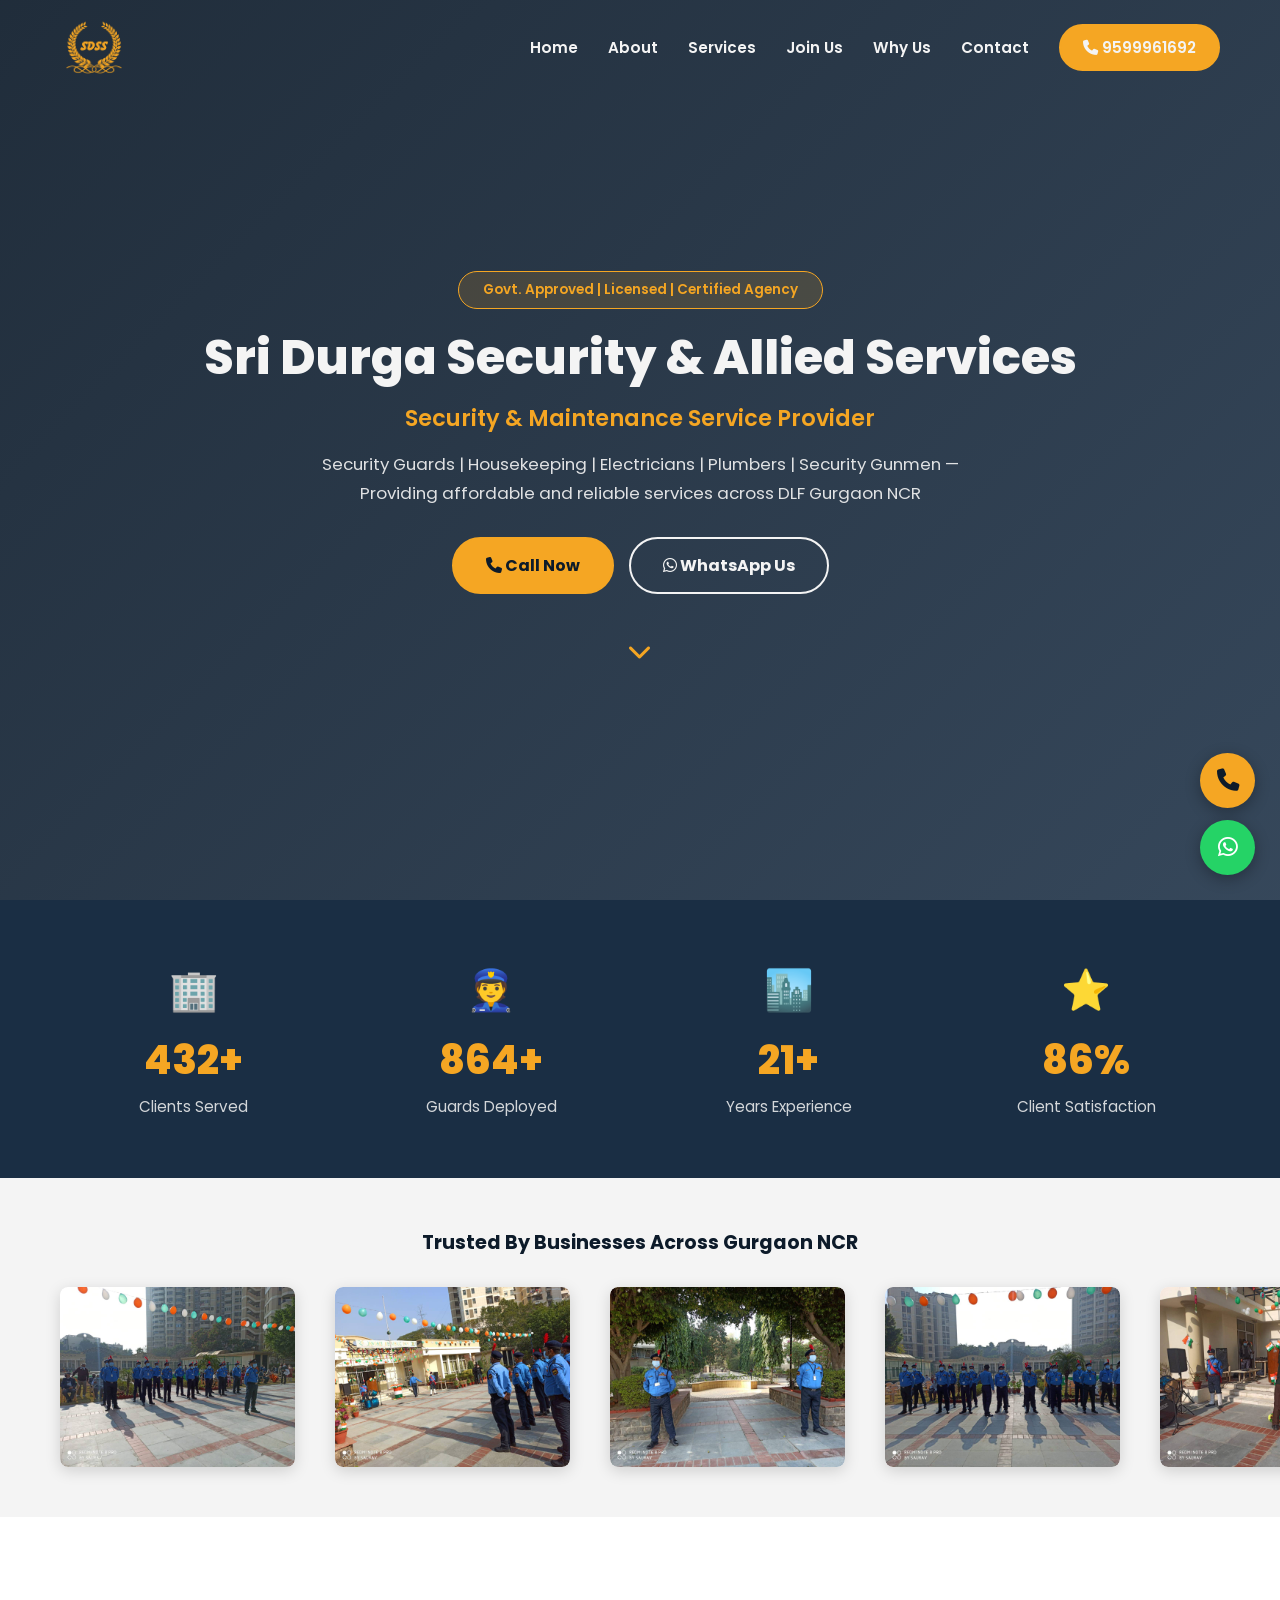
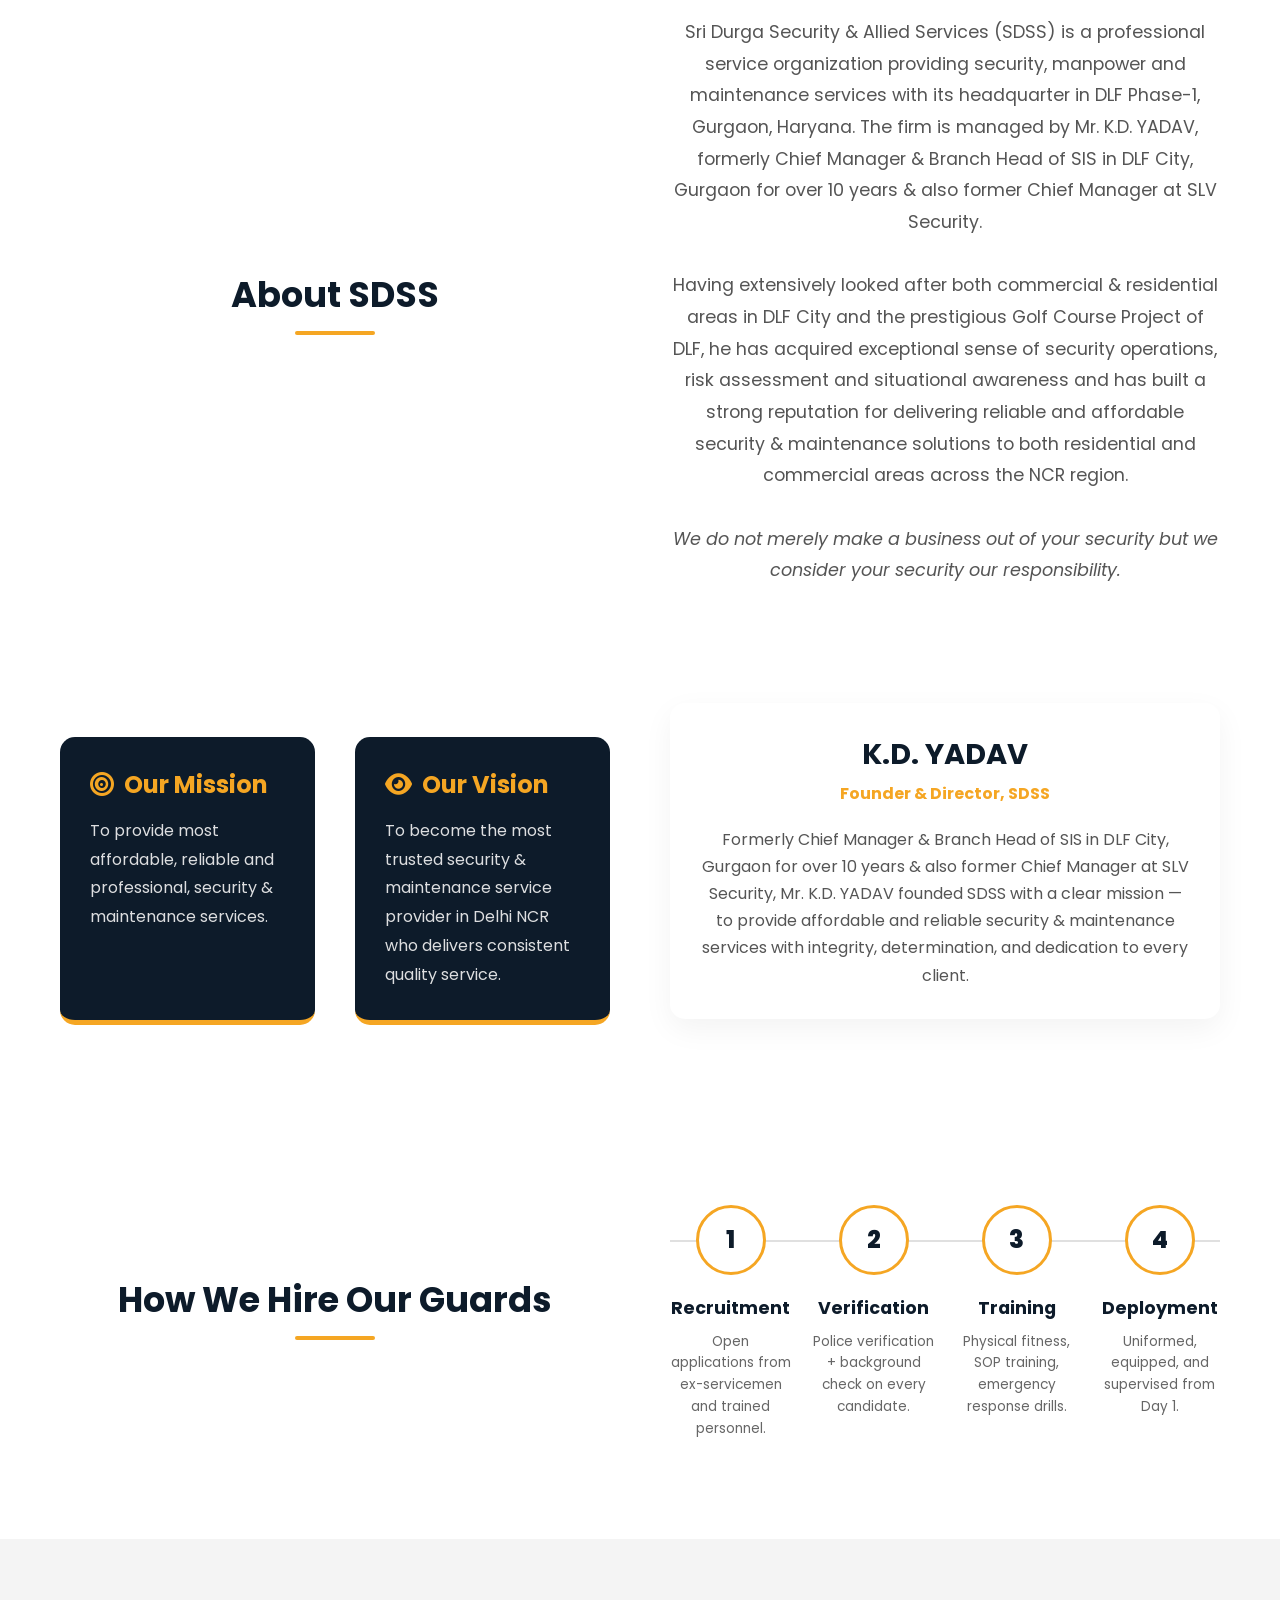
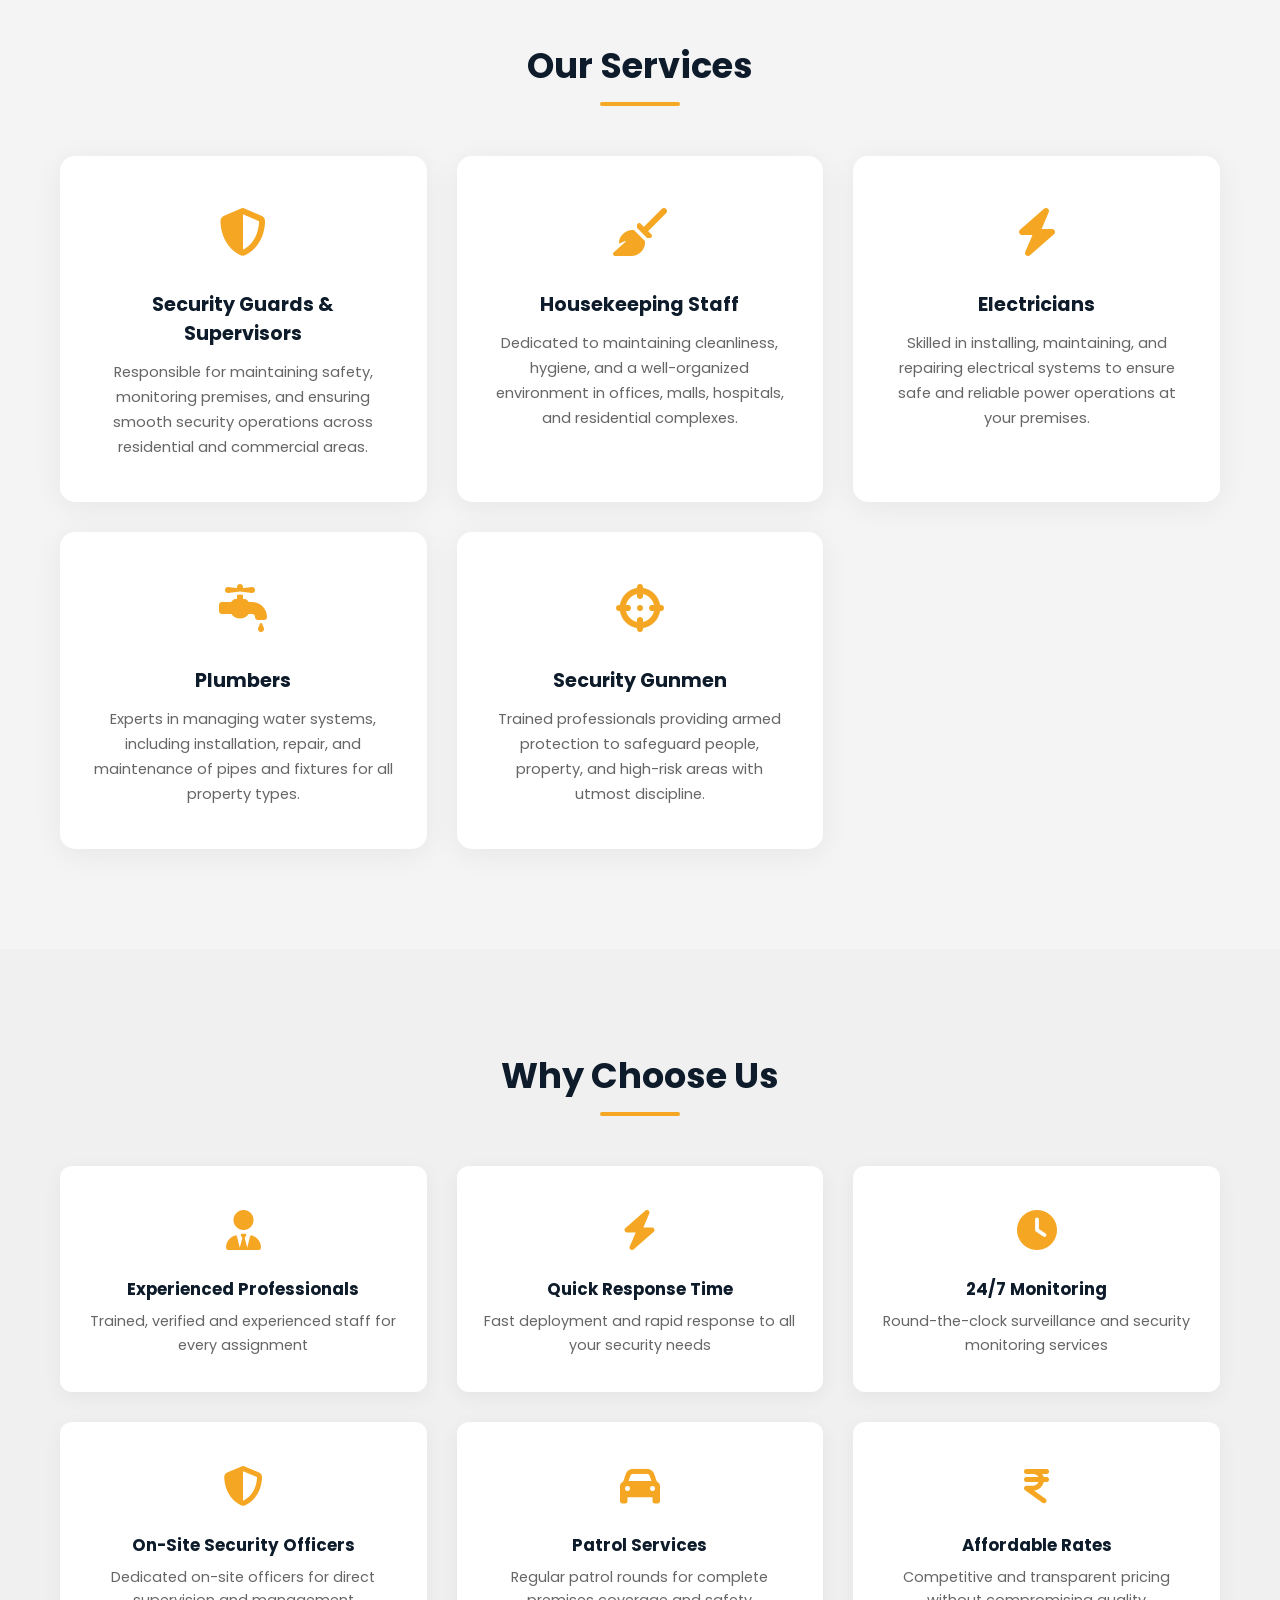
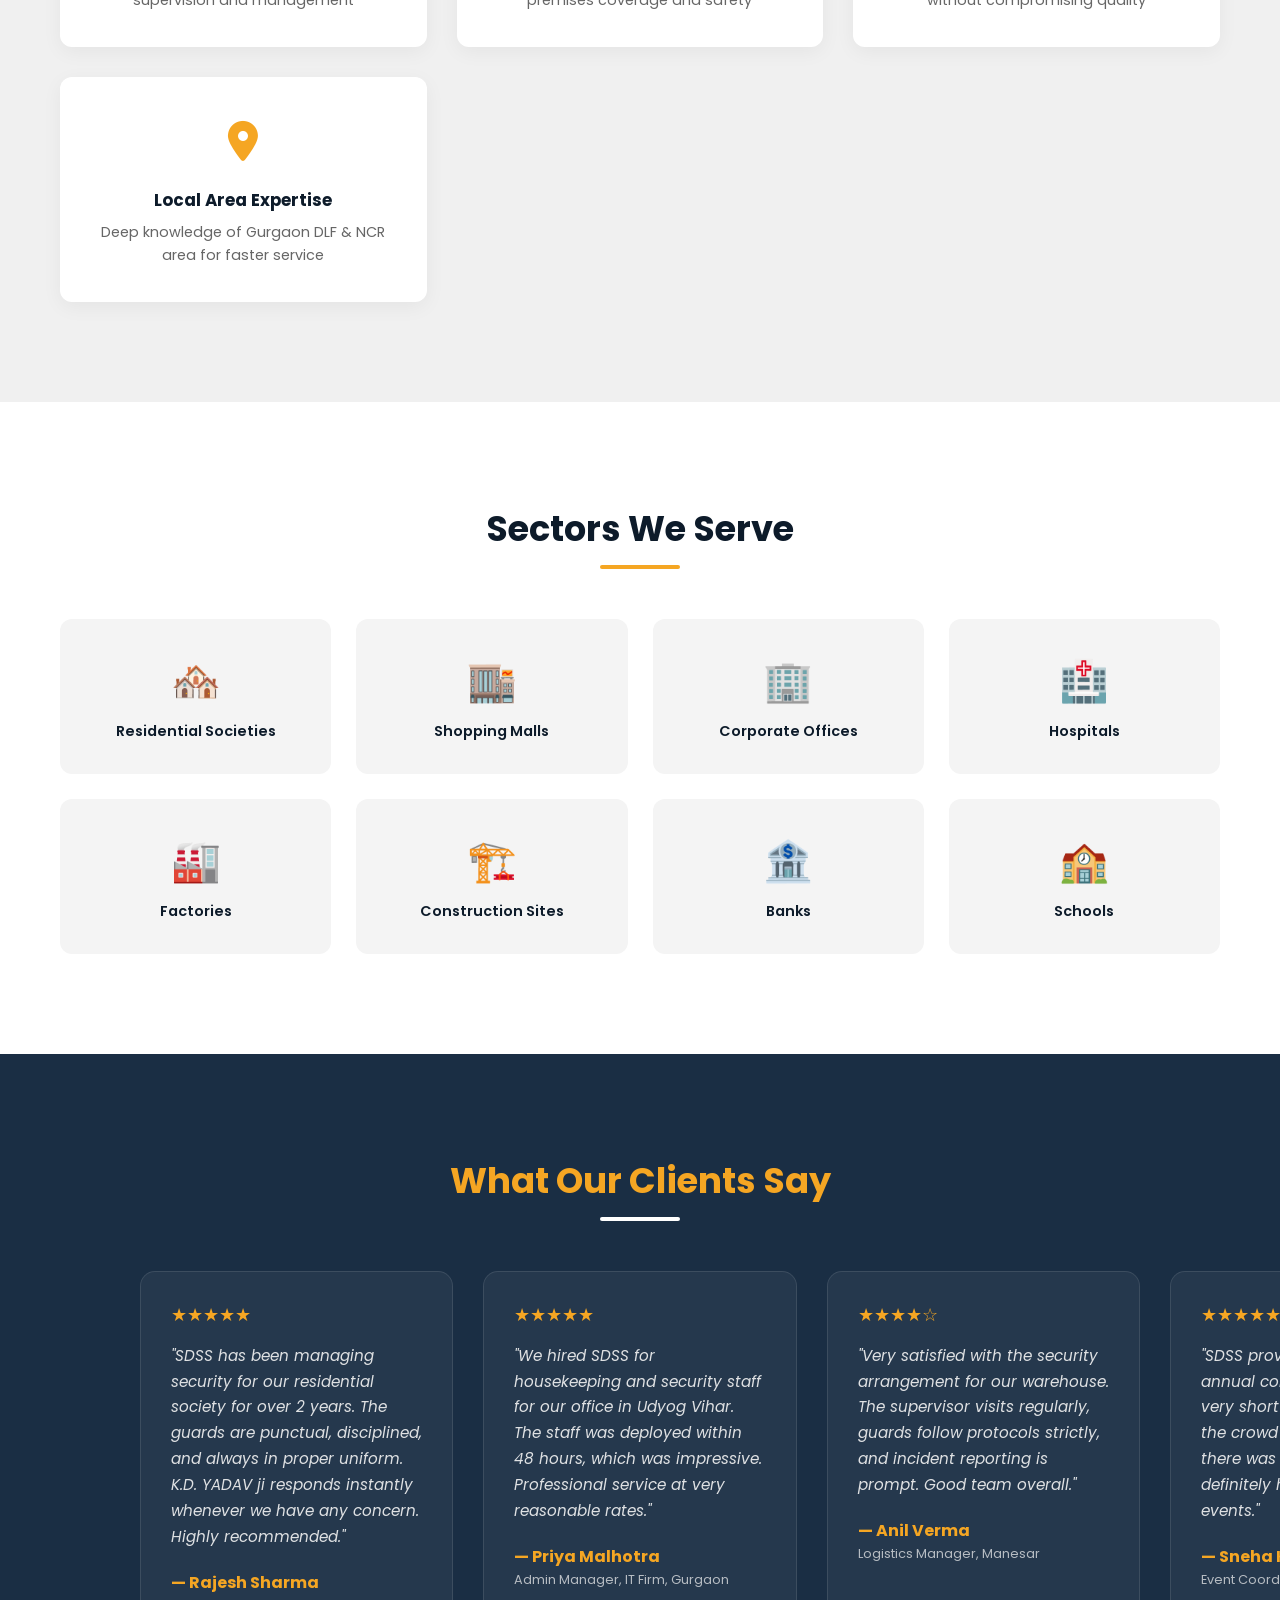
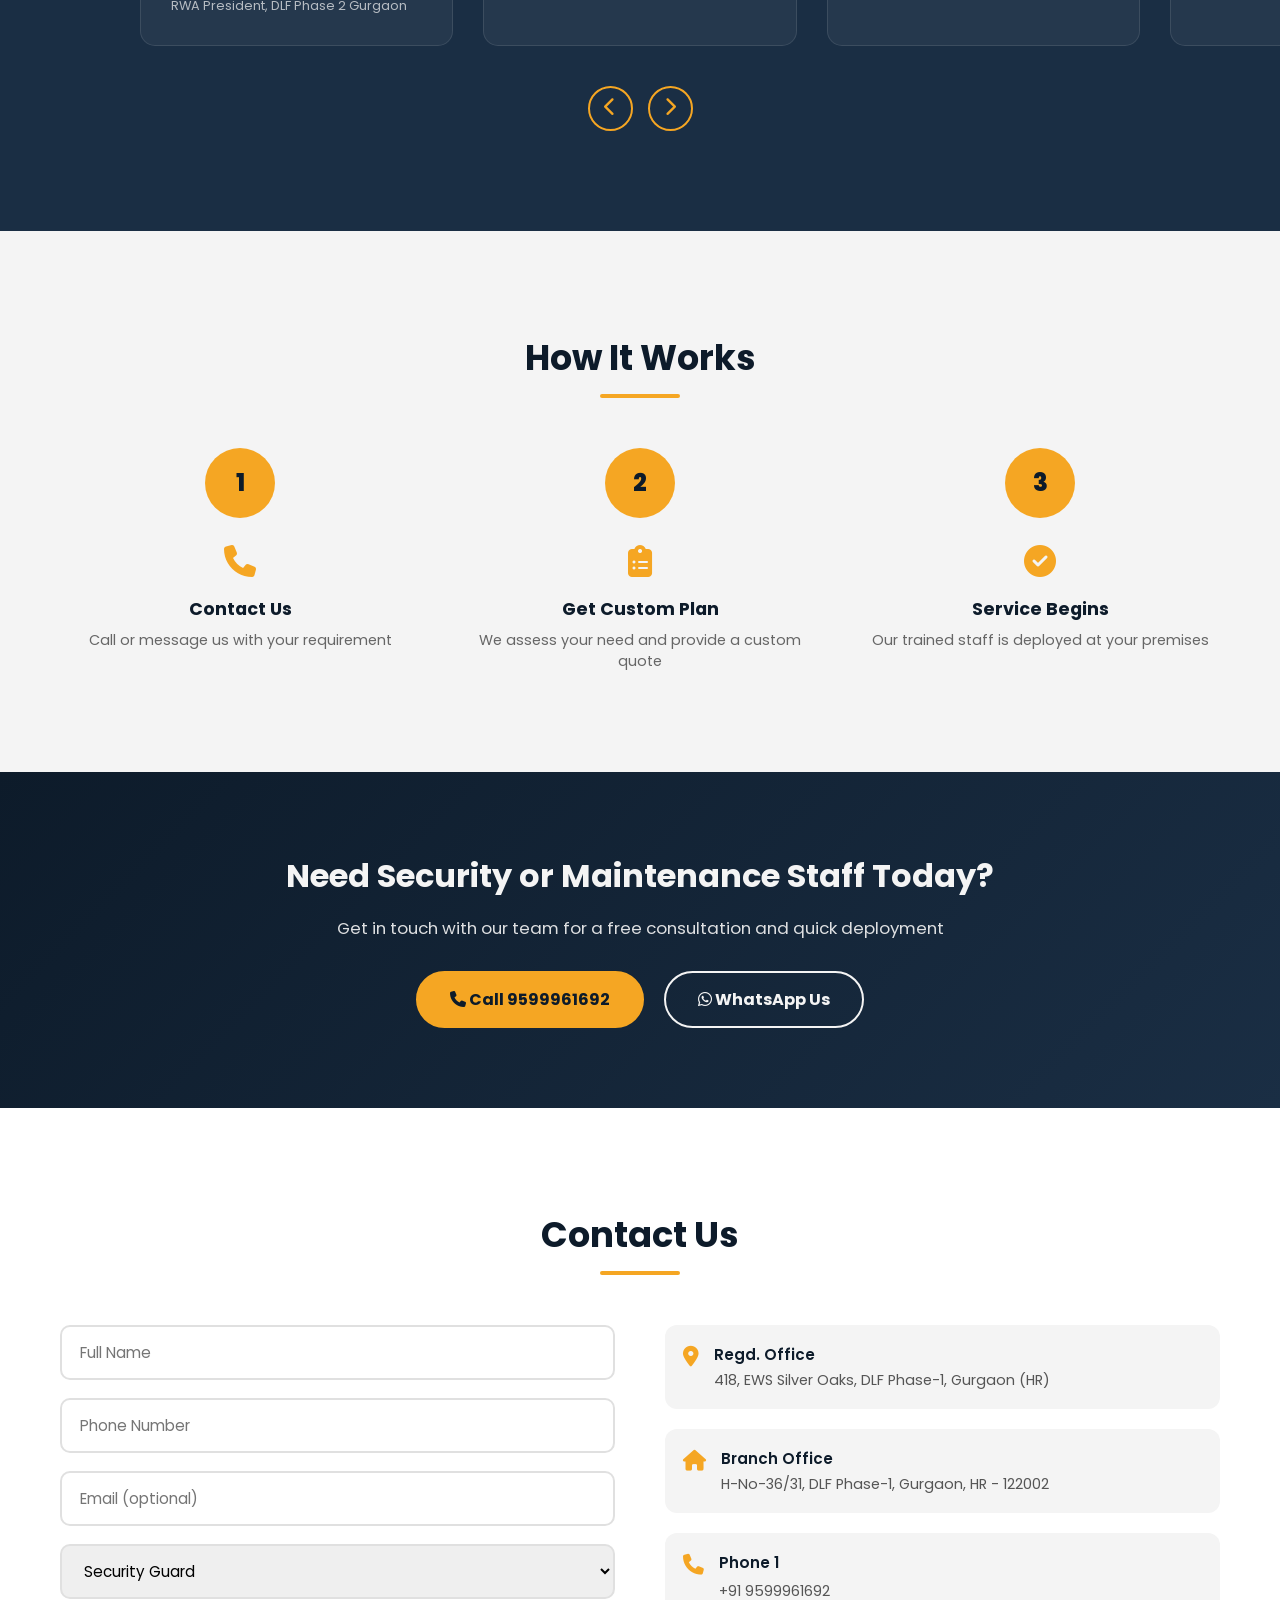
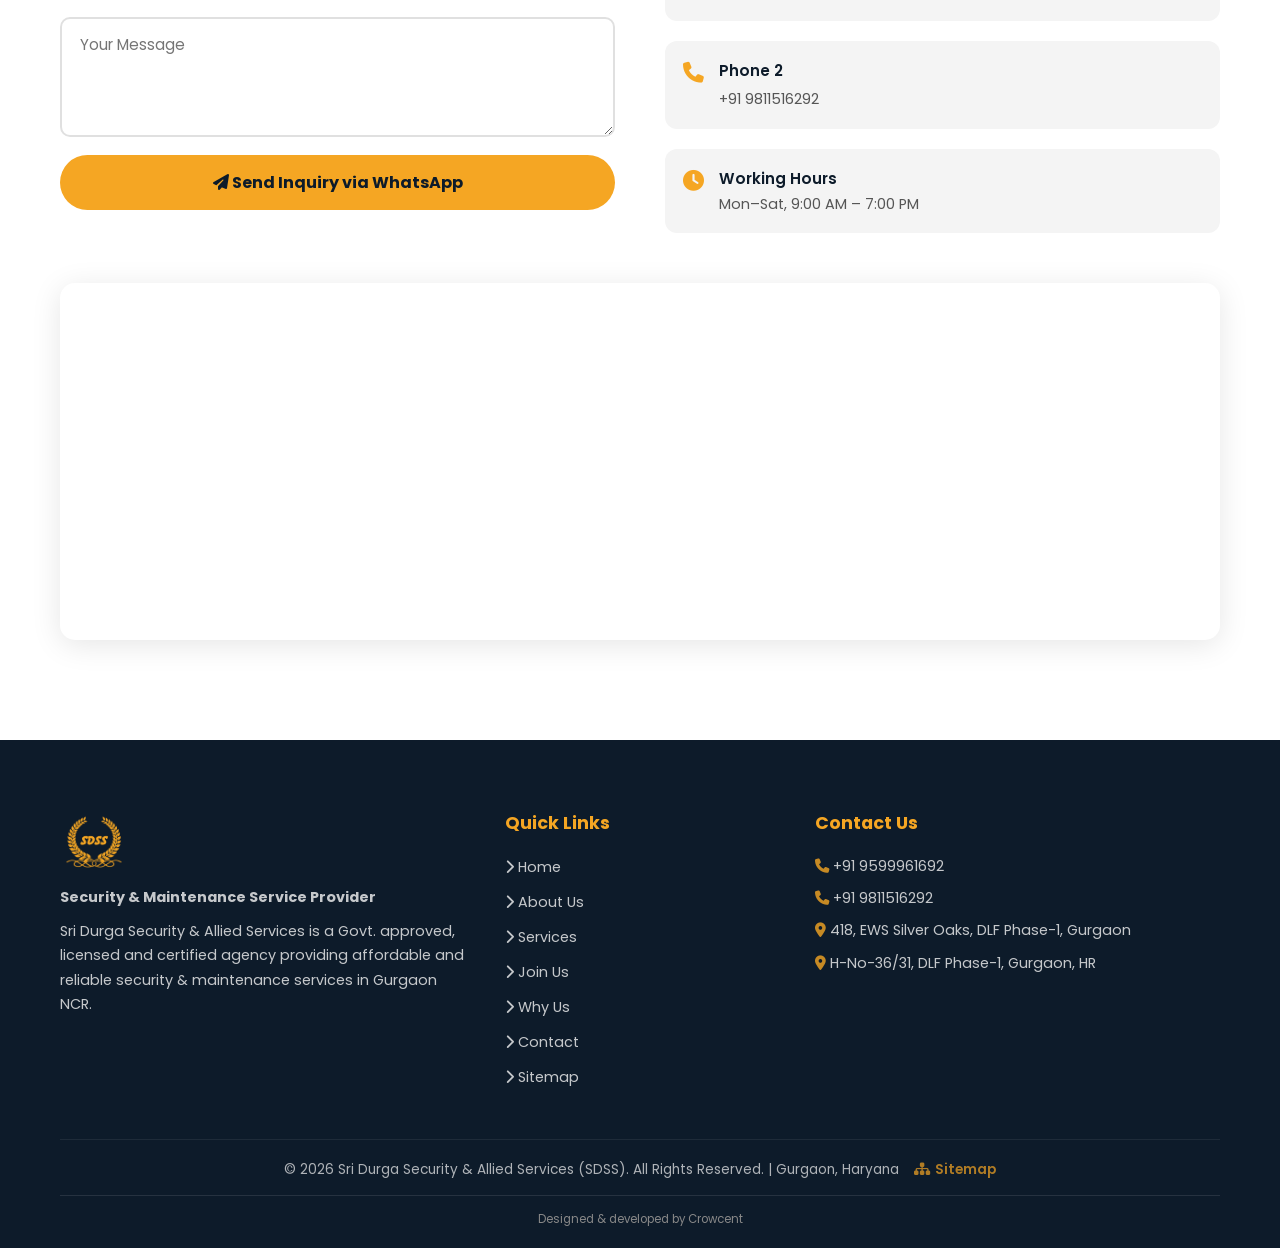
<file: index.html>
<!--
  Designed & Developed by Crowcent
  Website: https://crowcent.com
-->
<!DOCTYPE html>
<html lang="en">
<head>
<meta charset="UTF-8">
<meta name="viewport" content="width=device-width, initial-scale=1.0">
<title>SDSS | Sri Durga Security & Allied Services — Gurgaon</title>
<meta name="description" content="Sri Durga Security & Allied Services (SDSS) — Govt. Approved Security & Maintenance Service Provider in DLF Gurgaon NCR. Security Guards, Housekeeping, Electricians, Plumbers & Gunmen. Call 9599961692.">
<meta name="keywords" content="security guards gurgaon, housekeeping services, electricians, plumbers, security gunmen, DLF phase 1, maintenance services, SDSS, security agency gurgaon, security company gurugram, manpower services NCR">

<!-- SEO Meta -->
<meta name="robots" content="index, follow">
<meta name="author" content="Sri Durga Security & Allied Services">
<meta name="designer" content="Crowcent — https://crowcent.com" />
<meta name="developer" content="Crowcent — https://crowcent.com" />
<meta name="geo.region" content="IN-HR">
<meta name="geo.placename" content="Gurgaon">
<meta name="geo.position" content="28.4732;77.0939">
<meta name="ICBM" content="28.4732, 77.0939">
<link rel="canonical" href="https://www.sdsssecurity.in/">

<!-- Open Graph / Facebook -->
<meta property="og:type" content="website">
<meta property="og:url" content="https://www.sdsssecurity.in/">
<meta property="og:title" content="SDSS | Sri Durga Security & Allied Services — Gurgaon">
<meta property="og:description" content="Govt. Approved Security & Maintenance Service Provider in DLF Gurgaon NCR. Security Guards, Housekeeping, Electricians, Plumbers & Gunmen.">
<meta property="og:image" content="https://www.sdsssecurity.in/assets/images/SDSS-logo.png">
<meta property="og:locale" content="en_IN">
<meta property="og:site_name" content="SDSS - Sri Durga Security & Allied Services">

<!-- Twitter Card -->
<meta name="twitter:card" content="summary_large_image">
<meta name="twitter:title" content="SDSS | Sri Durga Security & Allied Services — Gurgaon">
<meta name="twitter:description" content="Govt. Approved Security & Maintenance Service Provider in DLF Gurgaon NCR.">
<meta name="twitter:image" content="https://www.sdsssecurity.in/assets/images/SDSS-logo.png">

<!-- Structured Data: LocalBusiness -->
<script type="application/ld+json">
{
  "@context": "https://schema.org",
  "@type": "LocalBusiness",
  "name": "Sri Durga Security & Allied Services (SDSS)",
  "description": "Govt. Approved Security & Maintenance Service Provider in DLF Gurgaon NCR. Services include Security Guards, Housekeeping, Electricians, Plumbers & Gunmen.",
  "url": "https://www.sdsssecurity.in",
  "logo": "https://www.sdsssecurity.in/assets/images/SDSS-logo.png",
  "image": "https://www.sdsssecurity.in/assets/images/SDSS-logo.png",
  "telephone": "+91-9599961692",
  "address": {
    "@type": "PostalAddress",
    "streetAddress": "418, EWS Silver Oaks, DLF Phase-1",
    "addressLocality": "Gurgaon",
    "addressRegion": "Haryana",
    "postalCode": "122002",
    "addressCountry": "IN"
  },
  "geo": {
    "@type": "GeoCoordinates",
    "latitude": "28.4732",
    "longitude": "77.0939"
  },
  "openingHours": "Mo-Sa 09:00-19:00",
  "sameAs": [],
  "priceRange": "$$",
  "areaServed": {
    "@type": "City",
    "name": "Gurgaon"
  },
  "hasOfferCatalog": {
    "@type": "OfferCatalog",
    "name": "Security & Maintenance Services",
    "itemListElement": [
      { "@type": "Offer", "itemOffered": { "@type": "Service", "name": "Security Guards" } },
      { "@type": "Offer", "itemOffered": { "@type": "Service", "name": "Housekeeping Staff" } },
      { "@type": "Offer", "itemOffered": { "@type": "Service", "name": "Electricians" } },
      { "@type": "Offer", "itemOffered": { "@type": "Service", "name": "Plumbers" } },
      { "@type": "Offer", "itemOffered": { "@type": "Service", "name": "Security Gunmen" } }
    ]
  }
}
</script>

<link rel="preconnect" href="https://fonts.googleapis.com">
<link href="https://fonts.googleapis.com/css2?family=Poppins:wght@400;600;700;800&display=swap" rel="stylesheet">
<link rel="stylesheet" href="https://cdnjs.cloudflare.com/ajax/libs/font-awesome/6.5.1/css/all.min.css">
<link rel="stylesheet" href="https://unpkg.com/aos@2.3.4/dist/aos.css">
<link rel="stylesheet" href="styles.css">
</head>
<body>

<!-- NAVBAR -->
<nav class="navbar" id="home">
<div class="container">
  <a href="#home" class="nav-logo"><img src="assets/images/SDSS-logo.png" alt="SDSS Logo" class="logo-img"></a>
  <div class="nav-links">
    <a href="index.html">Home</a><a href="#about">About</a><a href="services.html">Services</a><a href="careers.html">Join Us</a><a href="index.html#why-us">Why Us</a><a href="#contact">Contact</a>
    <a href="tel:+919599961692" class="nav-cta"><i class="fas fa-phone"></i> 9599961692</a>
  </div>
  <div class="hamburger"><span></span><span></span><span></span></div>
</div>
</nav>

<!-- HERO -->
<section class="hero">
<div class="container" data-aos="fade-up">
  <span class="hero-badge">Govt. Approved | Licensed | Certified Agency</span>
  <h1>Sri Durga Security & Allied Services</h1>
  <h2>Security & Maintenance Service Provider</h2>
  <p class="hero-text">Security Guards | Housekeeping | Electricians | Plumbers | Security Gunmen — Providing affordable and reliable services across DLF Gurgaon NCR</p>
  <div class="hero-btns">
    <a href="tel:+919599961692" class="btn-gold"><i class="fas fa-phone"></i> Call Now</a>
    <a href="https://wa.me/919599961692" target="_blank" class="btn-outline"><i class="fab fa-whatsapp"></i> WhatsApp Us</a>
  </div>
  <div class="scroll-arrow"><i class="fas fa-chevron-down"></i></div>
</div>
</section>

<!-- STATS -->
<section class="stats">
<div class="container">
  <div class="stat-box" data-aos="zoom-in"><div class="stat-icon">🏢</div><div class="stat-num" data-target="500" data-suffix="+">0</div><p>Clients Served</p></div>
  <div class="stat-box" data-aos="zoom-in" data-aos-delay="100"><div class="stat-icon">👮</div><div class="stat-num" data-target="1000" data-suffix="+">0</div><p>Guards Deployed</p></div>
  <div class="stat-box" data-aos="zoom-in" data-aos-delay="200"><div class="stat-icon">🏙️</div><div class="stat-num" data-target="25" data-suffix="+">0</div><p>Years Experience</p></div>
  <div class="stat-box" data-aos="zoom-in" data-aos-delay="300"><div class="stat-icon">⭐</div><div class="stat-num" data-target="100" data-suffix="%">0</div><p>Client Satisfaction</p></div>
</div>
</section>

<!-- CLIENT LOGOS MARQUEE -->
<section class="logo-strip">
<div class="container">
  <h3 class="logo-strip-title" data-aos="fade-up">Trusted By Businesses Across Gurgaon NCR</h3>
  <div class="marquee-container" data-aos="fade-up" data-aos-delay="100">
    <div class="client-logo" style="padding:0;"><img src="assets/images/photo_15_2026-03-15_15-29-57.jpg" alt="Client Logo 1" style="height:100%; border-radius:8px;"></div>
    <div class="client-logo" style="padding:0;"><img src="assets/images/photo_1_2026-03-15_15-29-57.jpg" alt="Client Logo 2" style="height:100%; border-radius:8px;"></div>
    <div class="client-logo" style="padding:0;"><img src="assets/images/photo_5_2026-03-15_15-29-57.jpg" alt="Client Logo 3" style="height:100%; border-radius:8px;"></div>
    <div class="client-logo" style="padding:0;"><img src="assets/images/photo_6_2026-03-15_15-29-57.jpg" alt="Client Logo 4" style="height:100%; border-radius:8px;"></div>
    <div class="client-logo" style="padding:0;"><img src="assets/images/photo_9_2026-03-15_15-29-57.jpg" alt="Client Logo 5" style="height:100%; border-radius:8px;"></div>
    <div class="client-logo" style="padding:0;"><img src="assets/images/photo_11_2026-03-15_15-29-57.jpg" alt="Client Logo 6" style="height:100%; border-radius:8px;"></div>
  </div>
</div>
</section>
<!-- ABOUT US -->
<section class="about" id="about" style="padding:100px 0px; background:var(--white);">
<div class="container" data-aos="fade-up">
  <div class="section-title"><h2>About SDSS</h2><div class="underline"></div></div>
  <p style="text-align:center; max-width:900px; margin:0 auto 50px; font-size:1.1rem; line-height:1.8; color:#555;">
    Sri Durga Security & Allied Services (SDSS) is a professional service organization providing security, manpower and maintenance services with its headquarter in DLF Phase-1, Gurgaon, Haryana. The firm is managed by Mr. K.D. YADAV, formerly Chief Manager & Branch Head of SIS in DLF City, Gurgaon for over 10 years & also former Chief Manager at SLV Security.
    <br><br>
    Having extensively looked after both commercial & residential areas in DLF City and the prestigious Golf Course Project of DLF, he has acquired exceptional sense of security operations, risk assessment and situational awareness and has built a strong reputation for delivering reliable and affordable security & maintenance solutions to both residential and commercial areas across the NCR region.
    <br><br>
    <em>We do not merely make a business out of your security but we consider your security our responsibility.</em>
  </p>

  <div class="mission-vision" style="margin-bottom:60px;">
    <div class="mv-box" data-aos="fade-up">
      <h3><i class="fas fa-bullseye"></i> Our Mission</h3>
      <p>To provide most affordable, reliable and professional, security & maintenance services.</p>
    </div>
    <div class="mv-box" data-aos="fade-up" data-aos-delay="100">
      <h3><i class="fas fa-eye"></i> Our Vision</h3>
      <p>To become the most trusted security & maintenance service provider in Delhi NCR who delivers consistent quality service.</p>
    </div>
  </div>

  <div class="founder-card" data-aos="fade-up" style="text-align: center; justify-content: center; margin-bottom: 60px;">
    <div class="founder-info">
      <h3>K.D. YADAV</h3>
      <h4>Founder & Director, SDSS</h4>
      <p>Formerly Chief Manager & Branch Head of SIS in DLF City, Gurgaon for over 10 years & also former Chief Manager at SLV Security, Mr. K.D. YADAV founded SDSS with a clear mission — to provide affordable and reliable security & maintenance services with integrity, determination, and dedication to every client.</p>
    </div>
  </div>

  <div class="section-title" data-aos="fade-up" style="margin-top: 80px;"><h2>How We Hire Our Guards</h2><div class="underline"></div></div>
  <div class="hire-timeline">
    <div class="timeline-step" data-aos="fade-up">
      <div class="timeline-circle">1</div>
      <h4>Recruitment</h4>
      <p>Open applications from ex-servicemen and trained personnel.</p>
    </div>
    <div class="timeline-step" data-aos="fade-up" data-aos-delay="100">
      <div class="timeline-circle">2</div>
      <h4>Verification</h4>
      <p>Police verification + background check on every candidate.</p>
    </div>
    <div class="timeline-step" data-aos="fade-up" data-aos-delay="200">
      <div class="timeline-circle">3</div>
      <h4>Training</h4>
      <p>Physical fitness, SOP training, emergency response drills.</p>
    </div>
    <div class="timeline-step" data-aos="fade-up" data-aos-delay="300">
      <div class="timeline-circle">4</div>
      <h4>Deployment</h4>
      <p>Uniformed, equipped, and supervised from Day 1.</p>
    </div>
  </div>
</div>
</section>


<!-- SERVICES -->
<section class="services" id="services">
<div class="container">
  <div class="section-title" data-aos="fade-up"><h2>Our Services</h2><div class="underline"></div></div>
  <div class="services-grid">
    <div class="service-card" data-aos="fade-up">
      <div class="card-icon"><i class="fas fa-shield-halved"></i></div>
      <h3>Security Guards & Supervisors</h3>
      <p>Responsible for maintaining safety, monitoring premises, and ensuring smooth security operations across residential and commercial areas.</p>
    </div>
    <div class="service-card" data-aos="fade-up" data-aos-delay="100">
      <div class="card-icon"><i class="fas fa-broom"></i></div>
      <h3>Housekeeping Staff</h3>
      <p>Dedicated to maintaining cleanliness, hygiene, and a well-organized environment in offices, malls, hospitals, and residential complexes.</p>
    </div>
    <div class="service-card" data-aos="fade-up" data-aos-delay="200">
      <div class="card-icon"><i class="fas fa-bolt"></i></div>
      <h3>Electricians</h3>
      <p>Skilled in installing, maintaining, and repairing electrical systems to ensure safe and reliable power operations at your premises.</p>
    </div>
    <div class="service-card" data-aos="fade-up" data-aos-delay="300">
      <div class="card-icon"><i class="fas fa-faucet-drip"></i></div>
      <h3>Plumbers</h3>
      <p>Experts in managing water systems, including installation, repair, and maintenance of pipes and fixtures for all property types.</p>
    </div>
    <div class="service-card" data-aos="fade-up" data-aos-delay="400">
      <div class="card-icon"><i class="fas fa-crosshairs"></i></div>
      <h3>Security Gunmen</h3>
      <p>Trained professionals providing armed protection to safeguard people, property, and high-risk areas with utmost discipline.</p>
    </div>
  </div>
</div>
</section>

<!-- WHY US -->
<section class="why-us" id="why-us">
<div class="container">
  <div class="section-title" data-aos="fade-up"><h2>Why Choose Us</h2><div class="underline"></div></div>
  <div class="why-grid">
    <div class="why-box" data-aos="fade-up"><div class="why-icon"><i class="fas fa-user-tie"></i></div><h3>Experienced Professionals</h3><p>Trained, verified and experienced staff for every assignment</p></div>
    <div class="why-box" data-aos="fade-up" data-aos-delay="100"><div class="why-icon"><i class="fas fa-bolt"></i></div><h3>Quick Response Time</h3><p>Fast deployment and rapid response to all your security needs</p></div>
    <div class="why-box" data-aos="fade-up" data-aos-delay="150"><div class="why-icon"><i class="fas fa-clock"></i></div><h3>24/7 Monitoring</h3><p>Round-the-clock surveillance and security monitoring services</p></div>
    <div class="why-box" data-aos="fade-up" data-aos-delay="200"><div class="why-icon"><i class="fas fa-shield-halved"></i></div><h3>On-Site Security Officers</h3><p>Dedicated on-site officers for direct supervision and management</p></div>
    <div class="why-box" data-aos="fade-up" data-aos-delay="300"><div class="why-icon"><i class="fas fa-car"></i></div><h3>Patrol Services</h3><p>Regular patrol rounds for complete premises coverage and safety</p></div>
    <div class="why-box" data-aos="fade-up" data-aos-delay="400"><div class="why-icon"><i class="fas fa-indian-rupee-sign"></i></div><h3>Affordable Rates</h3><p>Competitive and transparent pricing without compromising quality</p></div>
    <div class="why-box" data-aos="fade-up" data-aos-delay="500"><div class="why-icon"><i class="fas fa-location-dot"></i></div><h3>Local Area Expertise</h3><p>Deep knowledge of Gurgaon DLF & NCR area for faster service</p></div>
  </div>
</div>
</section>

<!-- SECTORS -->
<section class="sectors">
<div class="container">
  <div class="section-title" data-aos="fade-up"><h2>Sectors We Serve</h2><div class="underline"></div></div>
  <div class="sectors-grid">
    <div class="sector-tile" data-aos="zoom-in"><div class="sector-icon">🏘️</div><p>Residential Societies</p></div>
    <div class="sector-tile" data-aos="zoom-in" data-aos-delay="50"><div class="sector-icon">🏬</div><p>Shopping Malls</p></div>
    <div class="sector-tile" data-aos="zoom-in" data-aos-delay="100"><div class="sector-icon">🏢</div><p>Corporate Offices</p></div>
    <div class="sector-tile" data-aos="zoom-in" data-aos-delay="150"><div class="sector-icon">🏥</div><p>Hospitals</p></div>
    <div class="sector-tile" data-aos="zoom-in" data-aos-delay="200"><div class="sector-icon">🏭</div><p>Factories</p></div>
    <div class="sector-tile" data-aos="zoom-in" data-aos-delay="250"><div class="sector-icon">🏗️</div><p>Construction Sites</p></div>
    <div class="sector-tile" data-aos="zoom-in" data-aos-delay="300"><div class="sector-icon">🏦</div><p>Banks</p></div>
    <div class="sector-tile" data-aos="zoom-in" data-aos-delay="350"><div class="sector-icon">🏫</div><p>Schools</p></div>
  </div>
</div>
</section>

<!-- TESTIMONIALS -->
<section class="testimonials" id="testimonials">
<div class="container">
  <div class="section-title" data-aos="fade-up"><h2 style="color:var(--gold)">What Our Clients Say</h2><div class="underline" style="background:var(--white)"></div></div>
  <div class="slider-container" data-aos="fade-up">
    <div class="slider-track">
      <div class="testimonial-card">
        <div class="stars">★★★★★</div>
        <p class="review-text">"SDSS has been managing security for our residential society for over 2 years. The guards are punctual, disciplined, and always in proper uniform. K.D. YADAV ji responds instantly whenever we have any concern. Highly recommended."</p>
        <p class="reviewer-name">— Rajesh Sharma</p>
        <p class="reviewer-title">RWA President, DLF Phase 2 Gurgaon</p>
      </div>
      <div class="testimonial-card">
        <div class="stars">★★★★★</div>
        <p class="review-text">"We hired SDSS for housekeeping and security staff for our office in Udyog Vihar. The staff was deployed within 48 hours, which was impressive. Professional service at very reasonable rates."</p>
        <p class="reviewer-name">— Priya Malhotra</p>
        <p class="reviewer-title">Admin Manager, IT Firm, Gurgaon</p>
      </div>
      <div class="testimonial-card">
        <div class="stars">★★★★☆</div>
        <p class="review-text">"Very satisfied with the security arrangement for our warehouse. The supervisor visits regularly, guards follow protocols strictly, and incident reporting is prompt. Good team overall."</p>
        <p class="reviewer-name">— Anil Verma</p>
        <p class="reviewer-title">Logistics Manager, Manesar</p>
      </div>
      <div class="testimonial-card">
        <div class="stars">★★★★★</div>
        <p class="review-text">"SDSS provided bouncers for our annual corporate event in a very short notice. They handled the crowd professionally and there was no incident. Will definitely hire again for future events."</p>
        <p class="reviewer-name">— Sneha Kapoor</p>
        <p class="reviewer-title">Event Coordinator, Gurugram</p>
      </div>
      <div class="testimonial-card">
        <div class="stars">★★★★★</div>
        <p class="review-text">"The labour supply service from SDSS saved us during a critical construction phase. Workers were background-verified and showed up reliably every day. Trustworthy vendor."</p>
        <p class="reviewer-name">— Mohit Arora</p>
        <p class="reviewer-title">Site Supervisor, Construction Project, Sohna Road</p>
      </div>
      <div class="testimonial-card">
        <div class="stars">★★★★★</div>
        <p class="review-text">"We've tried multiple security agencies in Gurgaon before, but SDSS stands out for their response time and the quality of guards they provide. Our mall feels safer now."</p>
        <p class="reviewer-name">— Deepika Singh</p>
        <p class="reviewer-title">Facility Head, Retail Mall, MG Road</p>
      </div>
      <div class="testimonial-card">
        <div class="stars">★★★★★</div>
        <p class="review-text">"What I appreciate most about SDSS is the accountability. Guards are in uniform, biometrics are maintained, and there's always a supervisor available. This is what professional security looks like."</p>
        <p class="reviewer-name">— Vikram Nair</p>
        <p class="reviewer-title">GM Operations, Commercial Complex, DLF Phase 4</p>
      </div>
    </div>
    <div class="slider-nav">
      <button class="slider-btn slider-prev"><i class="fas fa-chevron-left"></i></button>
      <button class="slider-btn slider-next"><i class="fas fa-chevron-right"></i></button>
    </div>
  </div>
</div>
</section>

<!-- HOW IT WORKS -->
<section class="how-it-works">
<div class="container">
  <div class="section-title" data-aos="fade-up"><h2>How It Works</h2><div class="underline"></div></div>
  <div class="steps">
    <div class="step" data-aos="fade-up"><div class="step-num">1</div><div class="step-icon"><i class="fas fa-phone"></i></div><h3>Contact Us</h3><p>Call or message us with your requirement</p></div>
    <div class="step" data-aos="fade-up" data-aos-delay="150"><div class="step-num">2</div><div class="step-icon"><i class="fas fa-clipboard-list"></i></div><h3>Get Custom Plan</h3><p>We assess your need and provide a custom quote</p></div>
    <div class="step" data-aos="fade-up" data-aos-delay="300"><div class="step-num">3</div><div class="step-icon"><i class="fas fa-circle-check"></i></div><h3>Service Begins</h3><p>Our trained staff is deployed at your premises</p></div>
  </div>
</div>
</section>

<!-- CTA BANNER -->
<section class="cta-banner">
<div class="container" data-aos="fade-up">
  <h2>Need Security or Maintenance Staff Today?</h2>
  <p>Get in touch with our team for a free consultation and quick deployment</p>
  <div class="cta-btns">
    <a href="tel:+919599961692" class="btn-gold"><i class="fas fa-phone"></i> Call 9599961692</a>
    <a href="https://wa.me/919599961692" target="_blank" class="btn-outline"><i class="fab fa-whatsapp"></i> WhatsApp Us</a>
  </div>
</div>
</section>

<!-- CONTACT -->
<section class="contact" id="contact">
<div class="container">
  <div class="section-title" data-aos="fade-up"><h2>Contact Us</h2><div class="underline"></div></div>
  <div class="contact-grid">
    <form class="contact-form" data-aos="fade-right">
      <input type="text" name="name" placeholder="Full Name" required>
      <input type="tel" name="phone" placeholder="Phone Number" required>
      <input type="email" name="email" placeholder="Email (optional)">
      <select name="service"><option value="Security Guard">Security Guard</option><option value="Housekeeping">Housekeeping</option><option value="Electrician">Electrician</option><option value="Plumber">Plumber</option><option value="Security Gunman">Security Gunman</option><option value="Other">Other</option></select>
      <textarea name="message" placeholder="Your Message"></textarea>
      <button type="submit"><i class="fas fa-paper-plane"></i> Send Inquiry via WhatsApp</button>
    </form>
    <div class="contact-info" data-aos="fade-left">
      <div class="info-card"><i class="fas fa-location-dot"></i><div><h4>Regd. Office</h4><p>418, EWS Silver Oaks, DLF Phase-1, Gurgaon (HR)</p></div></div>
      <div class="info-card"><i class="fas fa-house"></i><div><h4>Branch Office</h4><p>H-No-36/31, DLF Phase-1, Gurgaon, HR - 122002</p></div></div>
      <div class="info-card"><i class="fas fa-phone"></i><div><h4>Phone 1</h4><a href="tel:+919599961692">+91 9599961692</a></div></div>
      <div class="info-card"><i class="fas fa-phone"></i><div><h4>Phone 2</h4><a href="tel:+919811516292">+91 9811516292</a></div></div>
      <div class="info-card"><i class="fas fa-clock"></i><div><h4>Working Hours</h4><p>Mon–Sat, 9:00 AM – 7:00 PM</p></div></div>
    </div>
  </div>
  <div class="map-container" data-aos="fade-up">
    <iframe src="https://www.google.com/maps/embed?pb=!1m18!1m12!1m3!1d3507.3!2d77.0939!3d28.4732!2m3!1f0!2f0!3f0!3m2!1i1024!2i768!4f13.1!3m3!1m2!1s0x390d18f5b5b5b5b5%3A0x0!2sDLF+Phase+1%2C+Gurugram%2C+Haryana!5e0!3m2!1sen!2sin!4v1" width="100%" height="350" style="border:0;" allowfullscreen="" loading="lazy" referrerpolicy="no-referrer-when-downgrade"></iframe>
  </div>
</div>
</section>

<!-- FOOTER -->
<footer class="footer">
<div class="container">
  <div class="footer-grid">
    <div class="footer-col">
      <div class="footer-logo"><img src="assets/images/SDSS-logo.png" alt="SDSS Logo" class="logo-img"></div>
      <p><strong>Security & Maintenance Service Provider</strong></p>
      <p style="margin-top:10px">Sri Durga Security & Allied Services is a Govt. approved, licensed and certified agency providing affordable and reliable security & maintenance services in Gurgaon NCR.</p>
    </div>
    <div class="footer-col">
      <h3>Quick Links</h3>
      <ul><li><a href="index.html"><i class="fas fa-chevron-right"></i> Home</a></li><li><a href="#about"><i class="fas fa-chevron-right"></i> About Us</a></li><li><a href="services.html"><i class="fas fa-chevron-right"></i> Services</a></li><li><a href="careers.html"><i class="fas fa-chevron-right"></i> Join Us</a></li><li><a href="index.html#why-us"><i class="fas fa-chevron-right"></i> Why Us</a></li><li><a href="#contact"><i class="fas fa-chevron-right"></i> Contact</a></li><li><a href="sitemap.xml"><i class="fas fa-chevron-right"></i> Sitemap</a></li></ul>
    </div>
    <div class="footer-col">
      <h3>Contact Us</h3>
      <p><i class="fas fa-phone" style="color:var(--gold)"></i> <a href="tel:+919599961692">+91 9599961692</a></p>
      <p style="margin-top:8px"><i class="fas fa-phone" style="color:var(--gold)"></i> <a href="tel:+919811516292">+91 9811516292</a></p>
      <p style="margin-top:8px"><i class="fas fa-location-dot" style="color:var(--gold)"></i> 418, EWS Silver Oaks, DLF Phase-1, Gurgaon</p>
      <p style="margin-top:8px"><i class="fas fa-location-dot" style="color:var(--gold)"></i> H-No-36/31, DLF Phase-1, Gurgaon, HR</p>
    </div>
  </div>
  <div class="footer-bottom">
    <span>© 2026 Sri Durga Security & Allied Services (SDSS). All Rights Reserved. | Gurgaon, Haryana</span>
    <span class="footer-sitemap-link"><a href="sitemap.xml" title="View Sitemap"><i class="fas fa-sitemap"></i> Sitemap</a></span>
  </div>
  <div class="built-by-credit">Designed & developed by <a href="https://crowcent.com" target="_blank" rel="noopener noreferrer">Crowcent</a></div>
</div>
</footer>

<!-- FLOATING BUTTONS -->
<div class="floating-btns">
  <a href="tel:+919599961692" class="float-btn float-phone"><i class="fas fa-phone"></i><span class="tooltip">Call Us</span></a>
  <a href="https://wa.me/919599961692" target="_blank" class="float-btn float-whatsapp"><i class="fab fa-whatsapp"></i><span class="tooltip">Chat on WhatsApp</span></a>
</div>

<script src="https://unpkg.com/aos@2.3.4/dist/aos.js"></script>
<script src="script.js"></script>
</body>
</html>
</file>
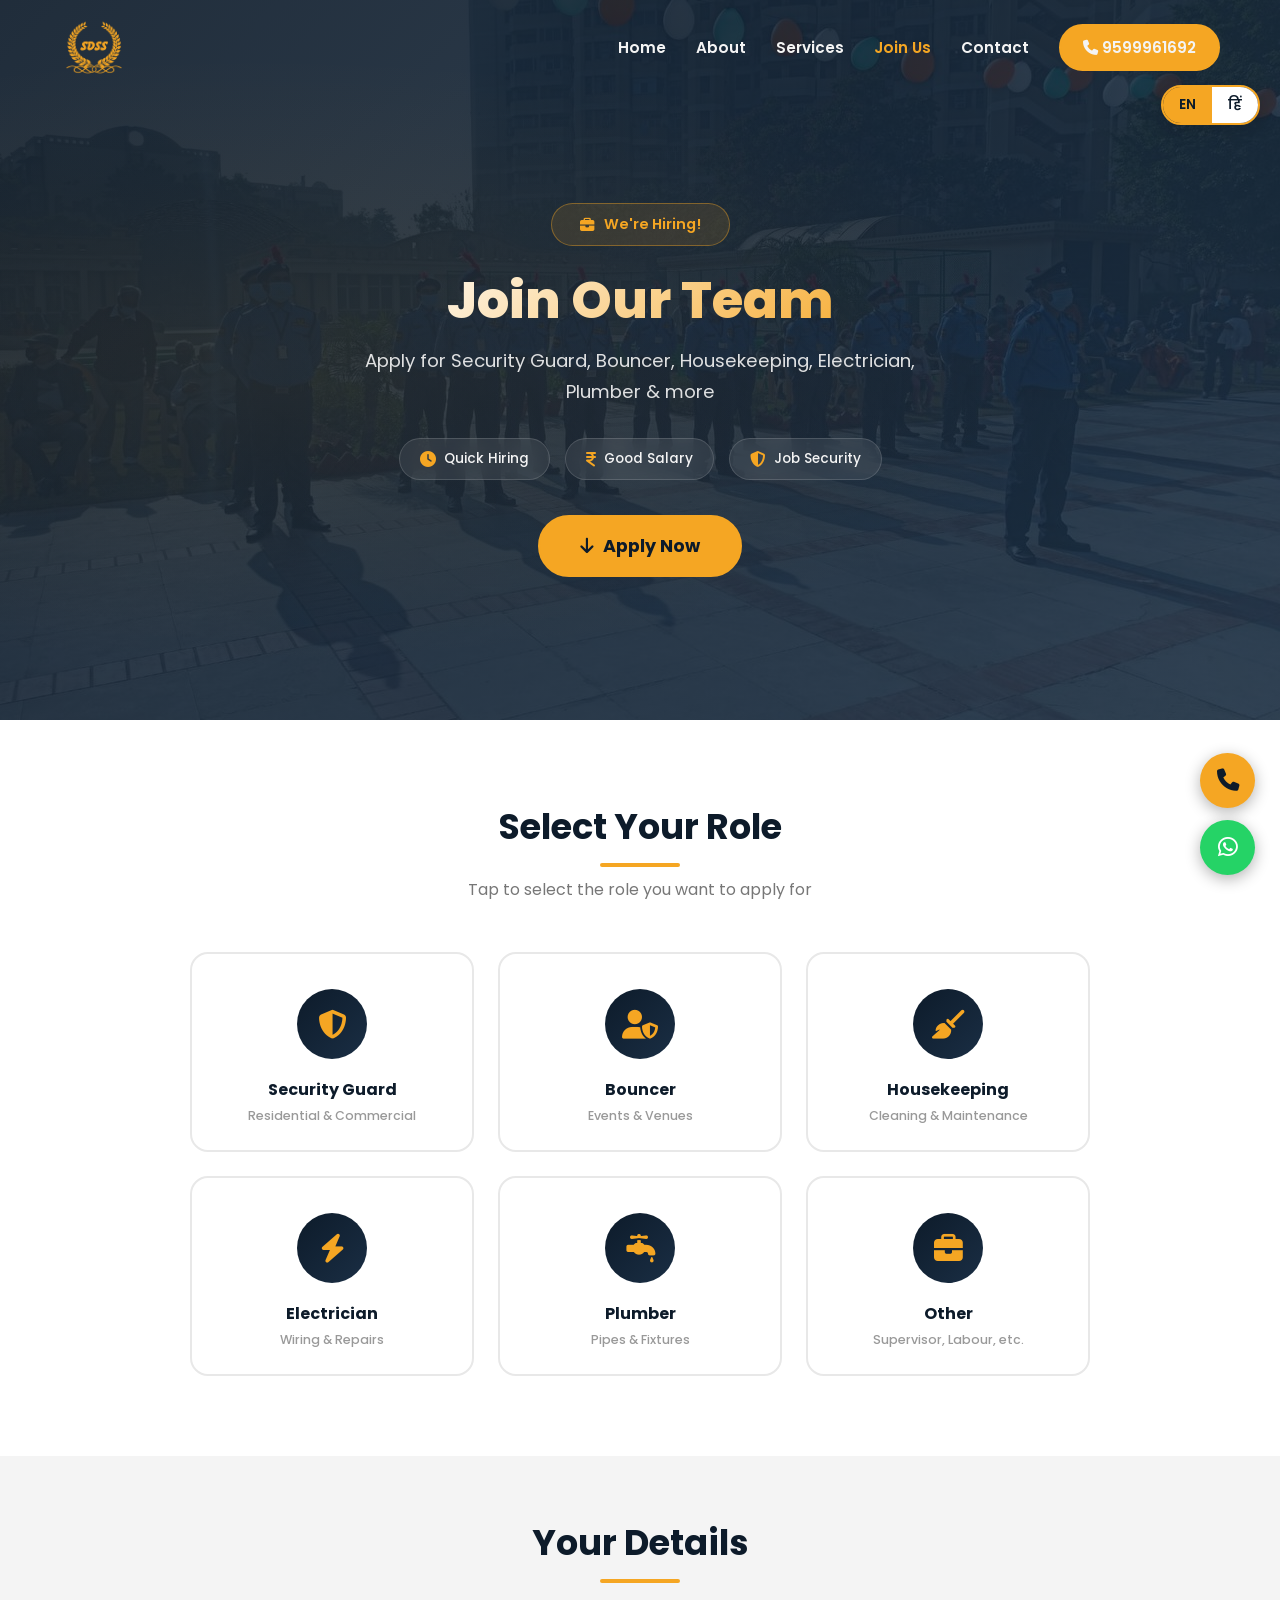
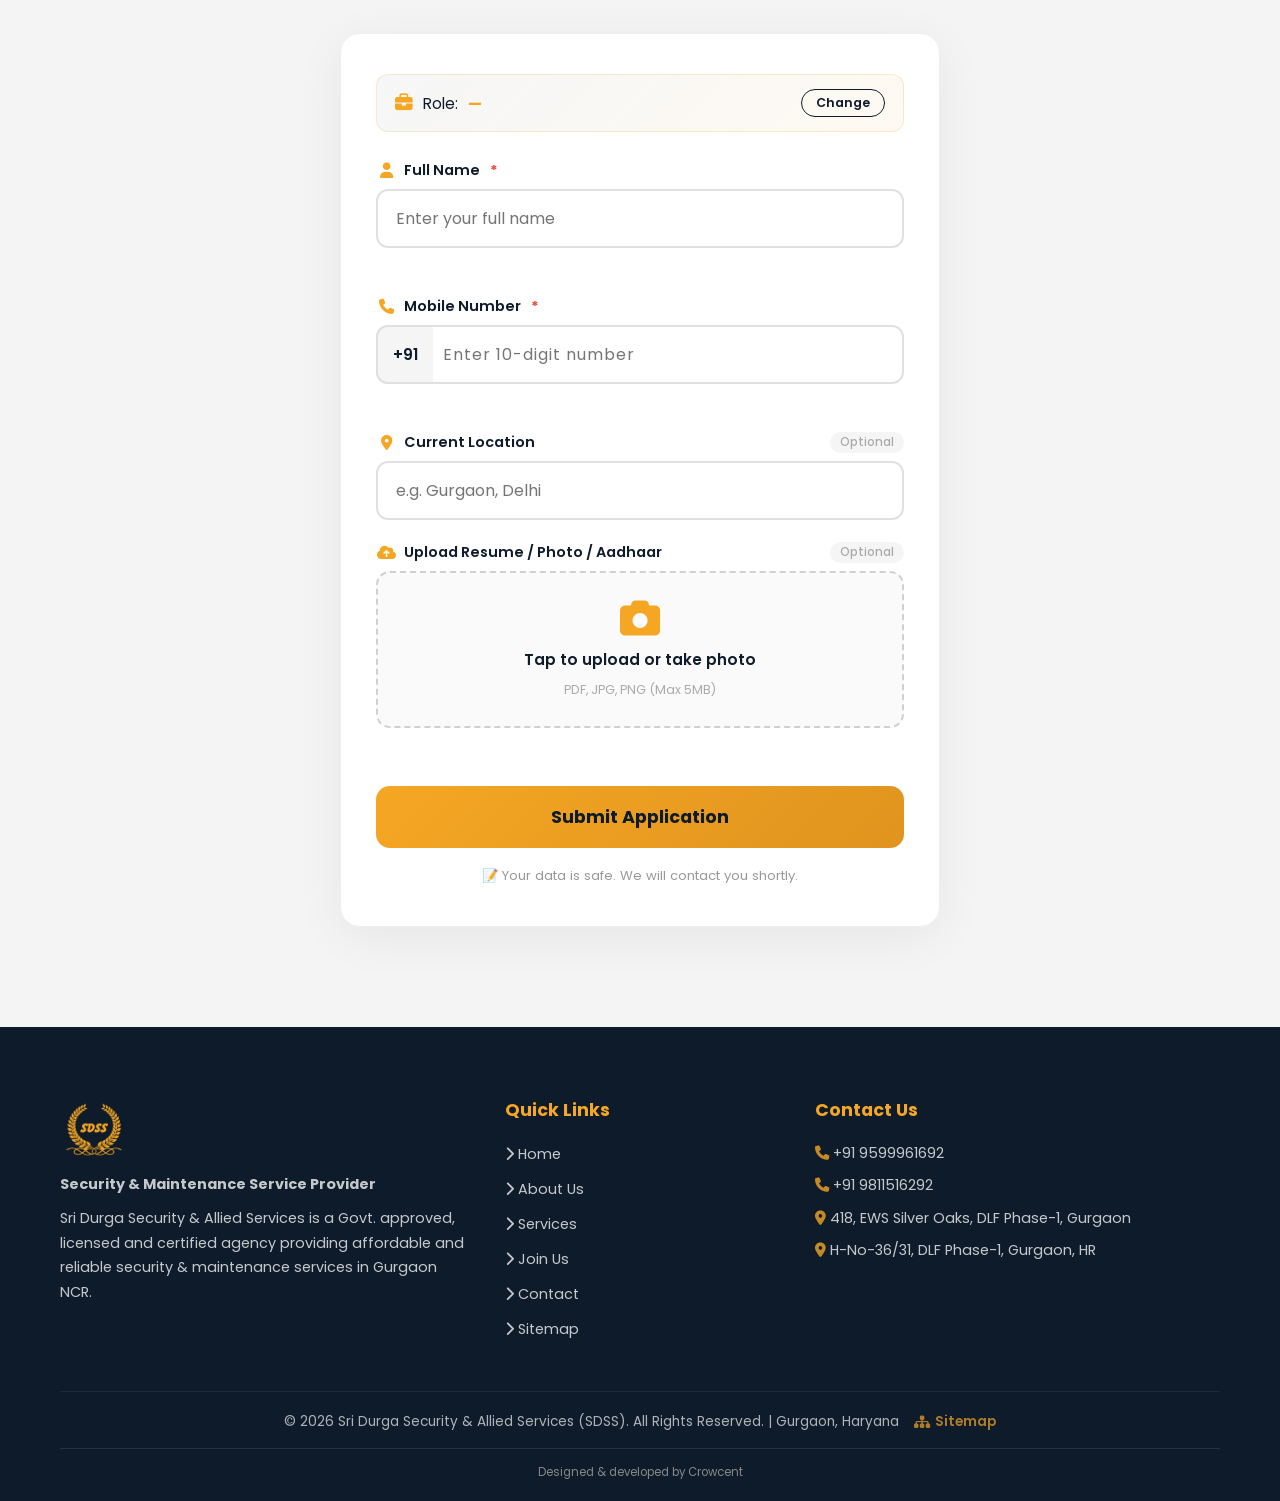
<file: careers.html>
<!--
  Designed & Developed by Crowcent
  Website: https://crowcent.com
-->
<!DOCTYPE html>
<html lang="en" id="page-root">
<head>
  <meta charset="UTF-8">
  <meta name="viewport" content="width=device-width, initial-scale=1.0">
  <title>Join Our Team | Sri Durga Security & Allied Services — Careers</title>
  <meta name="description" content="Apply for Security Guard, Bouncer, Housekeeping, Electrician, Plumber and other job openings at Sri Durga Security & Allied Services (SDSS), Gurgaon NCR. Govt. approved agency.">
  <meta name="keywords" content="security guard jobs gurgaon, bouncer jobs, housekeeping jobs, SDSS careers, security jobs NCR, electrician jobs gurugram, plumber jobs gurgaon">

  <!-- SEO Meta -->
  <meta name="robots" content="index, follow">
  <meta name="author" content="Sri Durga Security & Allied Services">
  <meta name="designer" content="Crowcent — https://crowcent.com" />
  <meta name="developer" content="Crowcent — https://crowcent.com" />
  <meta name="geo.region" content="IN-HR">
  <meta name="geo.placename" content="Gurgaon">
  <link rel="canonical" href="https://www.sdsssecurity.in/careers.html">

  <!-- Open Graph / Facebook -->
  <meta property="og:type" content="website">
  <meta property="og:url" content="https://www.sdsssecurity.in/careers.html">
  <meta property="og:title" content="Join Our Team | SDSS — Careers in Security & Maintenance">
  <meta property="og:description" content="Apply for Security Guard, Bouncer, Housekeeping, Electrician & Plumber jobs at SDSS Gurgaon NCR. Quick hiring, good salary.">
  <meta property="og:image" content="https://www.sdsssecurity.in/assets/images/SDSS-logo.png">
  <meta property="og:locale" content="en_IN">
  <meta property="og:site_name" content="SDSS - Sri Durga Security & Allied Services">

  <!-- Twitter Card -->
  <meta name="twitter:card" content="summary_large_image">
  <meta name="twitter:title" content="Careers at SDSS | Security & Maintenance Jobs Gurgaon">
  <meta name="twitter:description" content="Apply for Security Guard, Bouncer, Housekeeping & more at SDSS Gurgaon.">
  <meta name="twitter:image" content="https://www.sdsssecurity.in/assets/images/SDSS-logo.png">

  <!-- Structured Data: JobPosting -->
  <script type="application/ld+json">
  {
    "@context": "https://schema.org",
    "@type": "JobPosting",
    "title": "Security Guard / Bouncer / Housekeeping / Electrician / Plumber",
    "description": "Multiple job openings for Security Guards, Bouncers, Housekeeping Staff, Electricians and Plumbers at SDSS Gurgaon NCR.",
    "hiringOrganization": {
      "@type": "Organization",
      "name": "Sri Durga Security & Allied Services (SDSS)",
      "sameAs": "https://www.sdsssecurity.in",
      "logo": "https://www.sdsssecurity.in/assets/images/SDSS-logo.png"
    },
    "jobLocation": {
      "@type": "Place",
      "address": {
        "@type": "PostalAddress",
        "addressLocality": "Gurgaon",
        "addressRegion": "Haryana",
        "addressCountry": "IN"
      }
    },
    "employmentType": "FULL_TIME",
    "datePosted": "2026-05-10"
  }
  </script>

  <link rel="preconnect" href="https://fonts.googleapis.com">
  <link href="https://fonts.googleapis.com/css2?family=Poppins:wght@400;500;600;700;800&display=swap" rel="stylesheet">
  <link rel="stylesheet" href="https://cdnjs.cloudflare.com/ajax/libs/font-awesome/6.5.1/css/all.min.css">
  <link rel="stylesheet" href="https://unpkg.com/aos@2.3.4/dist/aos.css">
  <link rel="stylesheet" href="styles.css">
  <link rel="stylesheet" href="careers.css">
</head>
<body style="background:var(--light)">

  <!-- NAVBAR -->
  <nav class="navbar scrolled">
    <div class="container">
      <a href="index.html" class="nav-logo"><img src="assets/images/SDSS-logo.png" alt="SDSS Logo" class="logo-img"></a>
      <div class="nav-links">
        <a href="index.html">Home</a><a href="index.html#about">About</a><a href="services.html">Services</a><a href="careers.html" style="color:var(--gold)">Join Us</a><a href="index.html#contact">Contact</a>
        <a href="tel:+919599961692" class="nav-cta"><i class="fas fa-phone"></i> 9599961692</a>
      </div>
      <div class="hamburger"><span></span><span></span><span></span></div>
    </div>
  </nav>

  <!-- LANGUAGE TOGGLE -->
  <div class="lang-toggle" id="langToggle">
    <button class="lang-btn active" data-lang="en"><span>EN</span></button>
    <button class="lang-btn" data-lang="hi"><span>हिं</span></button>
  </div>

  <!-- ==================== MAIN APPLICATION FLOW ==================== -->
  <main id="applicationFlow">

    <!-- HERO SECTION -->
    <section class="careers-hero" id="careersHero">
      <div class="careers-hero-overlay"></div>
      <div class="container careers-hero-content" data-aos="fade-up">
        <div class="careers-hero-badge">
          <i class="fas fa-briefcase"></i>
          <span data-en="We're Hiring!" data-hi="हम भर्ती कर रहे हैं!">We're Hiring!</span>
        </div>
        <h1 data-en="Join Our Team" data-hi="हमारी टीम से जुड़ें">Join Our Team</h1>
        <p class="careers-hero-sub" data-en="Apply for Security Guard, Bouncer, Housekeeping, Electrician, Plumber & more" data-hi="सुरक्षा गार्ड, बाउंसर, हाउसकीपिंग, इलेक्ट्रीशियन, प्लम्बर और अन्य पदों के लिए आवेदन करें">Apply for Security Guard, Bouncer, Housekeeping, Electrician, Plumber & more</p>
        <div class="careers-hero-perks">
          <div class="perk-pill"><i class="fas fa-clock"></i> <span data-en="Quick Hiring" data-hi="जल्दी भर्ती">Quick Hiring</span></div>
          <div class="perk-pill"><i class="fas fa-indian-rupee-sign"></i> <span data-en="Good Salary" data-hi="अच्छी सैलरी">Good Salary</span></div>
          <div class="perk-pill"><i class="fas fa-shield-halved"></i> <span data-en="Job Security" data-hi="नौकरी सुरक्षा">Job Security</span></div>
        </div>
        <a href="#roleSelection" class="btn-apply-hero" id="heroApplyBtn">
          <i class="fas fa-arrow-down"></i>
          <span data-en="Apply Now" data-hi="अभी आवेदन करें">Apply Now</span>
        </a>
      </div>
    </section>

    <!-- ROLE SELECTION SECTION -->
    <section class="role-selection" id="roleSelection">
      <div class="container">
        <div class="section-title" data-aos="fade-up">
          <h2 data-en="Select Your Role" data-hi="अपना पद चुनें">Select Your Role</h2>
          <div class="underline"></div>
          <p class="role-subtitle" data-en="Tap to select the role you want to apply for" data-hi="जिस पद के लिए आवेदन करना है उसे चुनें">Tap to select the role you want to apply for</p>
        </div>

        <div class="role-cards-grid" data-aos="fade-up" data-aos-delay="100">
          <!-- Security Guard -->
          <div class="role-card" data-role="Security Guard" id="role-security-guard">
            <div class="role-card-icon">
              <i class="fas fa-shield-halved"></i>
            </div>
            <div class="role-card-check"><i class="fas fa-check"></i></div>
            <h3 data-en="Security Guard" data-hi="सुरक्षा गार्ड">Security Guard</h3>
            <p data-en="Residential & Commercial" data-hi="आवासीय और वाणिज्यिक">Residential & Commercial</p>
          </div>

          <!-- Bouncer -->
          <div class="role-card" data-role="Bouncer" id="role-bouncer">
            <div class="role-card-icon">
              <i class="fas fa-user-shield"></i>
            </div>
            <div class="role-card-check"><i class="fas fa-check"></i></div>
            <h3 data-en="Bouncer" data-hi="बाउंसर">Bouncer</h3>
            <p data-en="Events & Venues" data-hi="इवेंट्स और वेन्यू">Events & Venues</p>
          </div>

          <!-- Housekeeping Staff -->
          <div class="role-card" data-role="Housekeeping Staff" id="role-housekeeping">
            <div class="role-card-icon">
              <i class="fas fa-broom"></i>
            </div>
            <div class="role-card-check"><i class="fas fa-check"></i></div>
            <h3 data-en="Housekeeping" data-hi="हाउसकीपिंग">Housekeeping</h3>
            <p data-en="Cleaning & Maintenance" data-hi="सफ़ाई और रखरखाव">Cleaning & Maintenance</p>
          </div>

          <!-- Other -->
          <div class="role-card" data-role="Electrician" id="role-electrician">
            <div class="role-card-icon">
              <i class="fas fa-bolt"></i>
            </div>
            <div class="role-card-check"><i class="fas fa-check"></i></div>
            <h3 data-en="Electrician" data-hi="इलेक्ट्रीशियन">Electrician</h3>
            <p data-en="Wiring & Repairs" data-hi="वायरिंग और मरम्मत">Wiring & Repairs</p>
          </div>

          <!-- Plumber -->
          <div class="role-card" data-role="Plumber" id="role-plumber">
            <div class="role-card-icon">
              <i class="fas fa-faucet-drip"></i>
            </div>
            <div class="role-card-check"><i class="fas fa-check"></i></div>
            <h3 data-en="Plumber" data-hi="प्लम्बर">Plumber</h3>
            <p data-en="Pipes & Fixtures" data-hi="पाइप और फिक्सचर">Pipes & Fixtures</p>
          </div>

          <!-- Other -->
          <div class="role-card" data-role="Other" id="role-other">
            <div class="role-card-icon">
              <i class="fas fa-briefcase"></i>
            </div>
            <div class="role-card-check"><i class="fas fa-check"></i></div>
            <h3 data-en="Other" data-hi="अन्य">Other</h3>
            <p data-en="Supervisor, Labour, etc." data-hi="सुपरवाइज़र, लेबर, आदि">Supervisor, Labour, etc.</p>
          </div>
        </div>
      </div>
    </section>

    <!-- APPLICATION FORM SECTION -->
    <section class="application-form-section" id="applicationForm">
      <div class="container">
        <div class="section-title" data-aos="fade-up">
          <h2 data-en="Your Details" data-hi="आपकी जानकारी">Your Details</h2>
          <div class="underline"></div>
        </div>

        <form class="app-form" id="jobApplicationForm" data-aos="fade-up" data-aos-delay="100" novalidate>
          <!-- Selected Role Display -->
          <div class="selected-role-display" id="selectedRoleDisplay">
            <i class="fas fa-briefcase"></i>
            <span data-en="Role: " data-hi="पद: ">Role: </span>
            <strong id="selectedRoleText">—</strong>
            <button type="button" class="change-role-btn" id="changeRoleBtn" data-en="Change" data-hi="बदलें">Change</button>
          </div>

          <!-- Full Name -->
          <div class="form-group">
            <label for="applicantName">
              <i class="fas fa-user"></i>
              <span data-en="Full Name" data-hi="पूरा नाम">Full Name</span>
              <span class="required-star">*</span>
            </label>
            <input type="text" id="applicantName" name="name" placeholder="Enter your full name" data-placeholder-en="Enter your full name" data-placeholder-hi="अपना पूरा नाम लिखें" required autocomplete="name">
            <div class="field-error" id="nameError"></div>
          </div>

          <!-- Mobile Number -->
          <div class="form-group">
            <label for="applicantPhone">
              <i class="fas fa-phone"></i>
              <span data-en="Mobile Number" data-hi="मोबाइल नंबर">Mobile Number</span>
              <span class="required-star">*</span>
            </label>
            <div class="phone-input-wrapper">
              <span class="phone-prefix">+91</span>
              <input type="tel" id="applicantPhone" name="phone" placeholder="Enter 10-digit number" data-placeholder-en="Enter 10-digit number" data-placeholder-hi="10 अंकों का नंबर लिखें" required maxlength="10" pattern="[0-9]{10}" inputmode="numeric" autocomplete="tel-national">
            </div>
            <div class="field-error" id="phoneError"></div>
          </div>

          <!-- Hidden role field -->
          <input type="hidden" id="applicantRole" name="role" value="">

          <!-- Current Location -->
          <div class="form-group">
            <label for="applicantLocation">
              <i class="fas fa-location-dot"></i>
              <span data-en="Current Location" data-hi="वर्तमान स्थान">Current Location</span>
              <span class="optional-tag" data-en="Optional" data-hi="वैकल्पिक">Optional</span>
            </label>
            <input type="text" id="applicantLocation" name="location" placeholder="e.g. Gurgaon, Delhi" data-placeholder-en="e.g. Gurgaon, Delhi" data-placeholder-hi="जैसे गुड़गांव, दिल्ली" autocomplete="address-level2">
          </div>

          <!-- File Upload -->
          <div class="form-group">
            <label>
              <i class="fas fa-cloud-arrow-up"></i>
              <span data-en="Upload Resume / Photo / Aadhaar" data-hi="रिज़्यूमे / फोटो / आधार अपलोड करें">Upload Resume / Photo / Aadhaar</span>
              <span class="optional-tag" data-en="Optional" data-hi="वैकल्पिक">Optional</span>
            </label>
            <div class="upload-area" id="uploadArea">
              <input type="file" id="applicantFile" name="file" accept=".pdf,.jpg,.jpeg,.png,.doc,.docx" capture="environment" hidden>
              <div class="upload-placeholder" id="uploadPlaceholder">
                <i class="fas fa-camera"></i>
                <p data-en="Tap to upload or take photo" data-hi="अपलोड करने या फोटो लेने के लिए टैप करें">Tap to upload or take photo</p>
                <span data-en="PDF, JPG, PNG (Max 5MB)" data-hi="PDF, JPG, PNG (अधिकतम 5MB)">PDF, JPG, PNG (Max 5MB)</span>
              </div>
              <div class="upload-preview" id="uploadPreview" style="display:none;">
                <i class="fas fa-file-check"></i>
                <span id="uploadFileName"></span>
                <button type="button" class="remove-file-btn" id="removeFileBtn"><i class="fas fa-times"></i></button>
              </div>
            </div>
            <div class="field-error" id="fileError"></div>
          </div>

          <!-- Submit Button -->
          <button type="submit" class="btn-submit-app" id="submitBtn">
            <span class="btn-text" data-en="Submit Application" data-hi="आवेदन जमा करें">Submit Application</span>
            <span class="btn-loader" style="display:none;">
              <i class="fas fa-spinner fa-spin"></i>
              <span data-en="Submitting..." data-hi="जमा हो रहा है...">Submitting...</span>
            </span>
          </button>

          <p class="form-note" data-en="📝 Your data is safe. We will contact you shortly." data-hi="📝 आपका डेटा सुरक्षित है। हम जल्द संपर्क करेंगे।">📝 Your data is safe. We will contact you shortly.</p>
        </form>
      </div>
    </section>

  </main>

  <!-- ==================== CONFIRMATION SCREEN ==================== -->
  <section class="confirmation-screen" id="confirmationScreen" style="display:none;">
    <div class="container">
      <div class="confirm-card" data-aos="zoom-in">
        <div class="confirm-icon">
          <div class="check-circle">
            <i class="fas fa-check"></i>
          </div>
        </div>
        <h2 data-en="Application Received!" data-hi="आवेदन प्राप्त हुआ!">Application Received!</h2>
        <p class="confirm-sub" data-en="Our team will contact you soon." data-hi="हमारी टीम जल्द ही आपसे संपर्क करेगी।">Our team will contact you soon.</p>

        <div class="confirm-details" id="confirmDetails">
          <!-- Filled dynamically -->
        </div>

        <div class="confirm-actions">
          <!-- WhatsApp CTA (PRIMARY) -->
          <a href="#" id="whatsappCTA" target="_blank" class="btn-whatsapp-cta">
            <i class="fab fa-whatsapp"></i>
            <span data-en="Apply via WhatsApp" data-hi="WhatsApp पर आवेदन करें">Apply via WhatsApp</span>
          </a>

          <!-- Call CTA -->
          <a href="tel:+919599961692" class="btn-call-cta">
            <i class="fas fa-phone"></i>
            <span data-en="Call Now" data-hi="अभी कॉल करें">Call Now</span>
          </a>

          <!-- Submit Another -->
          <button type="button" class="btn-another" id="submitAnotherBtn">
            <i class="fas fa-rotate-right"></i>
            <span data-en="Submit Another Response" data-hi="एक और आवेदन करें">Submit Another Response</span>
          </button>
        </div>
      </div>
    </div>
  </section>

  <!-- FOOTER -->
  <footer class="footer">
    <div class="container">
      <div class="footer-grid">
        <div class="footer-col">
          <div class="footer-logo"><img src="assets/images/SDSS-logo.png" alt="SDSS Logo" class="logo-img"></div>
          <p><strong>Security & Maintenance Service Provider</strong></p>
          <p style="margin-top:10px">Sri Durga Security & Allied Services is a Govt. approved, licensed and certified agency providing affordable and reliable security & maintenance services in Gurgaon NCR.</p>
        </div>
        <div class="footer-col">
          <h3>Quick Links</h3>
          <ul>
            <li><a href="index.html"><i class="fas fa-chevron-right"></i> Home</a></li>
            <li><a href="index.html#about"><i class="fas fa-chevron-right"></i> About Us</a></li>
            <li><a href="services.html"><i class="fas fa-chevron-right"></i> Services</a></li>
            <li><a href="careers.html"><i class="fas fa-chevron-right"></i> Join Us</a></li>
            <li><a href="index.html#contact"><i class="fas fa-chevron-right"></i> Contact</a></li>
            <li><a href="sitemap.xml"><i class="fas fa-chevron-right"></i> Sitemap</a></li>
          </ul>
        </div>
        <div class="footer-col">
          <h3>Contact Us</h3>
          <p><i class="fas fa-phone" style="color:var(--gold)"></i> <a href="tel:+919599961692">+91 9599961692</a></p>
          <p style="margin-top:8px"><i class="fas fa-phone" style="color:var(--gold)"></i> <a href="tel:+919811516292">+91 9811516292</a></p>
          <p style="margin-top:8px"><i class="fas fa-location-dot" style="color:var(--gold)"></i> 418, EWS Silver Oaks, DLF Phase-1, Gurgaon</p>
          <p style="margin-top:8px"><i class="fas fa-location-dot" style="color:var(--gold)"></i> H-No-36/31, DLF Phase-1, Gurgaon, HR</p>
        </div>
      </div>
      <div class="footer-bottom">
        <span>© 2026 Sri Durga Security & Allied Services (SDSS). All Rights Reserved. | Gurgaon, Haryana</span>
        <span class="footer-sitemap-link"><a href="sitemap.xml" title="View Sitemap"><i class="fas fa-sitemap"></i> Sitemap</a></span>
      </div>
      <div class="built-by-credit">Designed & developed by <a href="https://crowcent.com" target="_blank" rel="noopener noreferrer">Crowcent</a></div>
    </div>
  </footer>

  <!-- FLOATING BUTTONS -->
  <div class="floating-btns">
    <a href="tel:+919599961692" class="float-btn float-phone"><i class="fas fa-phone"></i><span class="tooltip">Call Us</span></a>
    <a href="https://wa.me/919599961692" target="_blank" class="float-btn float-whatsapp"><i class="fab fa-whatsapp"></i><span class="tooltip">Chat on WhatsApp</span></a>
  </div>

  <!-- STICKY APPLY BUTTON (Mobile) -->
  <div class="sticky-apply-bar" id="stickyApplyBar">
    <a href="#applicationForm" class="sticky-apply-btn">
      <i class="fas fa-paper-plane"></i>
      <span data-en="Apply Now" data-hi="अभी आवेदन करें">Apply Now</span>
    </a>
  </div>

  <script src="https://unpkg.com/aos@2.3.4/dist/aos.js"></script>
  <script src="script.js"></script>
  <script src="careers.js"></script>
</body>
</html>
</file>
<file: styles.css>
/* === RESET & BASE === */
*,
*::before,
*::after {
  margin: 0;
  padding: 0;
  box-sizing: border-box
}

:root {
  --navy: #0D1B2A;
  --gold: #F5A623;
  --mid-navy: #1A2E44;
  --light: #F4F4F4;
  --white: #FFFFFF;
  --grey-bg: #f0f0f0;
}

html {
  scroll-behavior: smooth;
  scroll-padding-top: 80px
}

body {
  font-family: 'Poppins', sans-serif;
  color: #333;
  overflow-x: hidden;
  background: var(--white)
}

a {
  text-decoration: none;
  color: inherit
}

ul {
  list-style: none
}

img {
  max-width: 100%;
  display: block
}

.container {
  max-width: 1200px;
  margin: 0 auto;
  padding: 0 20px
}

.section-title {
  text-align: center;
  margin-bottom: 50px
}

.section-title h2 {
  font-size: 2.2rem;
  font-weight: 700;
  color: var(--navy);
  margin-bottom: 10px
}

.section-title .underline {
  width: 80px;
  height: 4px;
  background: var(--gold);
  margin: 0 auto;
  border-radius: 2px
}

/* === NAVBAR === */
.navbar {
  position: fixed;
  top: 0;
  left: 0;
  width: 100%;
  z-index: 1000;
  padding: 15px 0;
  transition: all .4s ease
}

.navbar.scrolled {
  background: var(--navy);
  box-shadow: 0 2px 20px rgba(0, 0, 0, .3);
  padding: 10px 0
}

.navbar .container {
  display: flex;
  align-items: center;
  justify-content: space-between
}

.nav-logo {
  display: flex;
  align-items: center;
  gap: 10px;
  font-size: 1.6rem;
  font-weight: 800;
  color: var(--gold)
}

.logo-img {
  height: 65px;
  width: auto;
  object-fit: contain;
  transition: transform 0.3s
}

.nav-logo:hover .logo-img {
  transform: scale(1.05)
}

.nav-links {
  display: flex;
  gap: 30px;
  align-items: center
}

.nav-links a {
  color: var(--light);
  font-weight: 600;
  font-size: .95rem;
  transition: color .3s
}

.nav-links a:hover {
  color: var(--gold)
}

.nav-cta {
  background: var(--gold);
  color: var(--navy);
  padding: 10px 22px;
  border-radius: 50px;
  font-weight: 700;
  font-size: .9rem;
  transition: all .3s;
  border: 2px solid var(--gold)
}

.nav-cta:hover {
  background: transparent;
  color: var(--gold)
}

.hamburger {
  display: none;
  flex-direction: column;
  gap: 5px;
  cursor: pointer;
  z-index: 1001
}

.hamburger span {
  width: 28px;
  height: 3px;
  background: var(--light);
  border-radius: 2px;
  transition: .3s
}

.hamburger.active span:nth-child(1) {
  transform: translateY(8px) rotate(45deg)
}

.hamburger.active span:nth-child(2) {
  opacity: 0
}

.hamburger.active span:nth-child(3) {
  transform: translateY(-8px) rotate(-45deg)
}

/* === HERO === */
.hero {
  min-height: 100vh;
  display: flex;
  align-items: center;
  justify-content: center;
  text-align: center;
  position: relative;
  background: linear-gradient(135deg, rgba(13, 27, 42, .92), rgba(26, 46, 68, .88)), url('https://images.unsplash.com/photo-1582139329536-e7284fece509?w=1920&q=80') center/cover no-repeat;
  color: var(--light);
  padding: 120px 20px 80px
}

.hero-badge {
  display: inline-block;
  background: rgba(245, 166, 35, .15);
  border: 1px solid var(--gold);
  color: var(--gold);
  padding: 8px 24px;
  border-radius: 50px;
  font-size: .85rem;
  font-weight: 600;
  margin-bottom: 20px
}

.hero h1 {
  font-size: 3rem;
  font-weight: 800;
  margin-bottom: 15px;
  line-height: 1.2
}

.hero h2 {
  font-size: 1.4rem;
  color: var(--gold);
  font-weight: 600;
  margin-bottom: 15px
}

.hero .hero-text {
  font-size: 1.05rem;
  max-width: 700px;
  margin: 0 auto 30px;
  opacity: .9;
  line-height: 1.7
}

.hero-btns {
  display: flex;
  gap: 15px;
  justify-content: center;
  flex-wrap: wrap;
  margin-bottom: 40px
}

.btn-gold {
  background: var(--gold);
  color: var(--navy);
  padding: 14px 32px;
  border-radius: 50px;
  font-weight: 700;
  font-size: 1rem;
  transition: all .3s;
  border: 2px solid var(--gold);
  animation: pulse-gold 2s infinite
}

.btn-gold:hover {
  background: transparent;
  color: var(--gold);
  animation: none
}

.btn-outline {
  border: 2px solid var(--light);
  color: var(--light);
  padding: 14px 32px;
  border-radius: 50px;
  font-weight: 700;
  font-size: 1rem;
  transition: all .3s;
  background: transparent
}

.btn-outline:hover {
  background: var(--light);
  color: var(--navy)
}

@keyframes pulse-gold {

  0%,
  100% {
    box-shadow: 0 0 0 0 rgba(245, 166, 35, .4)
  }

  70% {
    box-shadow: 0 0 0 15px rgba(245, 166, 35, 0)
  }
}

.scroll-arrow {
  font-size: 1.5rem;
  animation: bounce 2s infinite;
  color: var(--gold)
}

@keyframes bounce {

  0%,
  20%,
  50%,
  80%,
  100% {
    transform: translateY(0)
  }

  40% {
    transform: translateY(-15px)
  }

  60% {
    transform: translateY(-8px)
  }
}

/* === STATS === */
.stats {
  background: var(--mid-navy);
  padding: 60px 20px
}

.stats .container {
  display: grid;
  grid-template-columns: repeat(4, 1fr);
  gap: 30px;
  text-align: center
}

.stat-box {
  color: var(--light);
  transition: transform 0.4s ease, text-shadow 0.3s
}

.stat-box:hover {
  transform: translateY(-8px)
}

.stat-box:hover .stat-num {
  text-shadow: 0 0 15px rgba(245, 166, 35, 0.5)
}

.stat-box .stat-icon {
  font-size: 2.5rem;
  margin-bottom: 10px;
  transition: transform 0.3s
}

.stat-box:hover .stat-icon {
  transform: scale(1.2)
}

.stat-box .stat-num {
  font-size: 2.5rem;
  font-weight: 800;
  color: var(--gold);
  transition: all 0.3s
}

.stat-box p {
  font-size: .95rem;
  margin-top: 5px;
  opacity: .85
}

/* === ABOUT === */
.about {
  padding: 100px 20px;
  background: var(--white)
}

.about .container {
  display: grid;
  grid-template-columns: 1fr 1fr;
  gap: 60px;
  align-items: center
}

.about-img {
  border-radius: 15px;
  overflow: hidden;
  box-shadow: 0 20px 60px rgba(0, 0, 0, .15)
}

.about-img img {
  width: 100%;
  height: 100%;
  object-fit: cover;
  min-height: 400px
}

.about-content h2 {
  font-size: 2rem;
  font-weight: 700;
  color: var(--navy);
  margin-bottom: 20px
}

.about-content p {
  line-height: 1.8;
  color: #555;
  margin-bottom: 25px
}

.about-checks {
  display: flex;
  flex-direction: column;
  gap: 12px
}

.about-checks li {
  display: flex;
  align-items: center;
  gap: 10px;
  font-weight: 500;
  color: var(--navy)
}

.about-checks li i {
  color: var(--gold);
  font-size: 1.1rem
}

/* === SERVICES === */
.services {
  padding: 100px 20px;
  background: var(--light)
}

.services-grid {
  display: grid;
  grid-template-columns: repeat(3, 1fr);
  gap: 30px
}

.service-card {
  background: var(--white);
  border-radius: 15px;
  padding: 40px 30px;
  text-align: center;
  box-shadow: 0 5px 30px rgba(0, 0, 0, .06);
  transition: all .4s ease;
  border: 2px solid transparent;
  cursor: default
}

.service-card:hover {
  transform: translateY(-10px);
  box-shadow: 0 15px 40px rgba(245, 166, 35, .15);
  border-color: var(--gold)
}

.service-card .card-icon {
  font-size: 3rem;
  margin-bottom: 20px;
  color: var(--gold)
}

.service-card h3 {
  font-size: 1.2rem;
  font-weight: 700;
  color: var(--navy);
  margin-bottom: 12px
}

.service-card p {
  color: #666;
  line-height: 1.7;
  font-size: .92rem
}

/* === WHY US === */
.why-us {
  padding: 100px 20px;
  background: var(--grey-bg)
}

.why-grid {
  display: grid;
  grid-template-columns: repeat(3, 1fr);
  gap: 30px
}

.why-box {
  background: var(--white);
  padding: 35px 25px;
  border-radius: 12px;
  text-align: center;
  box-shadow: 0 5px 20px rgba(0, 0, 0, .05);
  transition: all .4s cubic-bezier(0.175, 0.885, 0.32, 1.275);
  cursor: default
}

.why-box:hover {
  transform: translateY(-8px) scale(1.03);
  box-shadow: 0 15px 40px rgba(245, 166, 35, .15)
}

.why-box .why-icon {
  font-size: 2.5rem;
  color: var(--gold);
  margin-bottom: 15px;
  transition: transform 0.3s
}

.why-box:hover .why-icon {
  transform: scale(1.2)
}

.why-box h3 {
  font-size: 1.05rem;
  font-weight: 700;
  color: var(--navy);
  margin-bottom: 8px;
  transition: color 0.3s
}

.why-box:hover h3 {
  color: var(--gold)
}

.why-box p {
  color: #666;
  font-size: .9rem;
  line-height: 1.6
}

/* === SECTORS === */
.sectors {
  padding: 100px 20px;
  background: var(--white)
}

.sectors-grid {
  display: grid;
  grid-template-columns: repeat(4, 1fr);
  gap: 25px
}

.sector-tile {
  background: var(--light);
  padding: 30px 15px;
  border-radius: 12px;
  text-align: center;
  transition: all .4s cubic-bezier(0.175, 0.885, 0.32, 1.275);
  border: 2px solid transparent;
  cursor: pointer
}

.sector-tile:hover {
  border-color: var(--gold);
  background: var(--white);
  transform: translateY(-8px) scale(1.05);
  box-shadow: 0 15px 30px rgba(245, 166, 35, .15);
  z-index: 10;
  position: relative
}

.sector-tile .sector-icon {
  font-size: 2.5rem;
  margin-bottom: 10px;
  transition: transform 0.3s
}

.sector-tile:hover .sector-icon {
  transform: rotate(-10deg) scale(1.1)
}

.sector-tile p {
  font-weight: 600;
  color: var(--navy);
  font-size: .9rem
}

/* === HOW IT WORKS === */
.how-it-works {
  padding: 100px 20px;
  background: var(--light)
}

.steps {
  display: grid;
  grid-template-columns: repeat(3, 1fr);
  gap: 40px;
  text-align: center
}

.step {
  position: relative
}

.step-num {
  width: 70px;
  height: 70px;
  border-radius: 50%;
  background: var(--gold);
  color: var(--navy);
  font-size: 1.5rem;
  font-weight: 800;
  display: flex;
  align-items: center;
  justify-content: center;
  margin: 0 auto 20px
}

.step .step-icon {
  font-size: 2rem;
  color: var(--gold);
  margin-bottom: 10px
}

.step h3 {
  font-size: 1.1rem;
  font-weight: 700;
  color: var(--navy);
  margin-bottom: 8px
}

.step p {
  color: #666;
  font-size: .9rem
}

/* === CTA BANNER === */
.cta-banner {
  padding: 80px 20px;
  background: linear-gradient(135deg, var(--navy), var(--mid-navy));
  text-align: center;
  color: var(--light)
}

.cta-banner h2 {
  font-size: 2rem;
  font-weight: 700;
  margin-bottom: 15px
}

.cta-banner p {
  font-size: 1.05rem;
  opacity: .9;
  margin-bottom: 30px
}

.cta-btns {
  display: flex;
  gap: 20px;
  justify-content: center;
  flex-wrap: wrap
}

/* === CONTACT === */
.contact {
  padding: 100px 20px;
  background: var(--white)
}

.contact-grid {
  display: grid;
  grid-template-columns: 1fr 1fr;
  gap: 50px
}

.contact-form {
  display: flex;
  flex-direction: column;
  gap: 18px
}

.contact-form input,
.contact-form select,
.contact-form textarea {
  padding: 14px 18px;
  border: 2px solid #e0e0e0;
  border-radius: 10px;
  font-family: 'Poppins', sans-serif;
  font-size: .95rem;
  transition: border .3s;
  outline: none;
  width: 100%
}

.contact-form input:focus,
.contact-form select:focus,
.contact-form textarea:focus {
  border-color: var(--gold)
}

.contact-form textarea {
  min-height: 120px;
  resize: vertical
}

.contact-form button {
  background: var(--gold);
  color: var(--navy);
  padding: 15px;
  border: none;
  border-radius: 50px;
  font-size: 1rem;
  font-weight: 700;
  cursor: pointer;
  transition: all .3s;
  font-family: 'Poppins', sans-serif
}

.contact-form button:hover {
  background: #e0941e
}

.contact-info {
  display: flex;
  flex-direction: column;
  gap: 20px
}

.info-card {
  display: flex;
  align-items: flex-start;
  gap: 15px;
  padding: 18px;
  background: var(--light);
  border-radius: 12px
}

.info-card i {
  font-size: 1.3rem;
  color: var(--gold);
  margin-top: 3px
}

.info-card h4 {
  font-weight: 600;
  color: var(--navy);
  margin-bottom: 4px;
  font-size: .95rem
}

.info-card p,
.info-card a {
  color: #555;
  font-size: .9rem
}

.info-card a:hover {
  color: var(--gold)
}

.map-container {
  margin-top: 50px;
  border-radius: 15px;
  overflow: hidden;
  box-shadow: 0 5px 30px rgba(0, 0, 0, .1)
}

.map-container iframe {
  width: 100%;
  height: 350px;
  border: 0
}

/* === FOOTER === */
.footer {
  background: var(--navy);
  color: var(--light);
  padding: 70px 20px 20px
}

.footer-grid {
  display: grid;
  grid-template-columns: 1.5fr 1fr 1.5fr;
  gap: 40px;
  margin-bottom: 40px
}

.footer-col h3 {
  font-size: 1.1rem;
  font-weight: 700;
  margin-bottom: 18px;
  color: var(--gold)
}

.footer-col p {
  font-size: .9rem;
  line-height: 1.7;
  opacity: .8
}

.footer-logo {
  font-size: 1.5rem;
  font-weight: 800;
  color: var(--gold);
  display: flex;
  align-items: center;
  gap: 8px;
  margin-bottom: 10px
}

.footer-col ul li {
  margin-bottom: 10px
}

.footer-col ul a {
  font-size: .9rem;
  opacity: .8;
  transition: all .3s
}

.footer-col ul a:hover {
  color: var(--gold);
  opacity: 1;
  padding-left: 5px
}

.footer-bottom {
  border-top: 1px solid rgba(255, 255, 255, .1);
  padding-top: 20px;
  text-align: center;
  font-size: .85rem;
  opacity: .7;
  display: flex;
  justify-content: center;
  align-items: center;
  gap: 15px;
  flex-wrap: wrap
}

.footer-sitemap-link a {
  color: var(--gold);
  font-weight: 600;
  transition: all .3s;
  display: inline-flex;
  align-items: center;
  gap: 5px;
  opacity: 1
}

.footer-sitemap-link a:hover {
  color: var(--white);
  text-decoration: underline
}

.footer-sitemap-link i {
  font-size: .9rem
}

/* === FLOATING BUTTONS === */
.floating-btns {
  position: fixed;
  bottom: 25px;
  right: 25px;
  display: flex;
  flex-direction: column;
  gap: 12px;
  z-index: 999
}

.float-btn {
  width: 55px;
  height: 55px;
  border-radius: 50%;
  display: flex;
  align-items: center;
  justify-content: center;
  font-size: 1.4rem;
  color: var(--white);
  box-shadow: 0 4px 15px rgba(0, 0, 0, .3);
  transition: transform .3s;
  position: relative
}

.float-btn:hover {
  transform: scale(1.1)
}

.float-whatsapp {
  background: #25D366;
  animation: pulse-wa 2s infinite
}

.float-phone {
  background: var(--gold);
  color: var(--navy)
}

.float-btn .tooltip {
  position: absolute;
  right: 65px;
  background: var(--navy);
  color: var(--light);
  padding: 6px 14px;
  border-radius: 6px;
  font-size: .8rem;
  white-space: nowrap;
  opacity: 0;
  pointer-events: none;
  transition: opacity .3s
}

.float-btn:hover .tooltip {
  opacity: 1
}

@keyframes pulse-wa {

  0%,
  100% {
    box-shadow: 0 0 0 0 rgba(37, 211, 102, .4)
  }

  70% {
    box-shadow: 0 0 0 15px rgba(37, 211, 102, 0)
  }
}

/* === PAGE HERO === */
.page-hero {
  background: linear-gradient(135deg, rgba(13, 27, 42, .92), rgba(26, 46, 68, .88)), url('https://images.unsplash.com/photo-1557597774-9d273605dfa9?w=1920&q=80') center/cover no-repeat;
  padding: 150px 20px 80px;
  text-align: center;
  color: var(--light)
}

.page-hero h1 {
  font-size: 2.8rem;
  font-weight: 800;
  color: var(--gold);
  margin-bottom: 15px
}

.page-hero p {
  font-size: 1.1rem;
  max-width: 700px;
  margin: 0 auto;
  opacity: .9
}

/* === NEW SERVICE CARDS (IMAGE + ICON) === */
.services-grid-v2 {
  display: grid;
  grid-template-columns: repeat(2, 1fr);
  gap: 40px
}

.service-card-v2 {
  background: var(--white);
  border-radius: 15px;
  overflow: hidden;
  box-shadow: 0 5px 30px rgba(0, 0, 0, .06);
  transition: all .4s ease;
  display: flex;
  flex-direction: column;
  height: 100%
}

.service-card-v2:hover {
  transform: translateY(-10px) scale(1.02);
  box-shadow: 0 15px 40px rgba(245, 166, 35, .25);
  z-index: 10;
  position: relative
}

.img-placeholder {
  width: 100%;
  height: 350px;
  background: #e0e0e0;
  border: 2px dashed #ccc;
  display: flex;
  align-items: center;
  justify-content: center;
  color: #666;
  font-size: .9rem;
  position: relative
}

.service-icon-box {
  position: absolute;
  bottom: -25px;
  left: 25px;
  width: 60px;
  height: 60px;
  background: var(--gold);
  color: var(--navy);
  font-size: 1.8rem;
  display: flex;
  align-items: center;
  justify-content: center;
  border-radius: 12px;
  box-shadow: 0 5px 15px rgba(0, 0, 0, .2)
}

.service-content-v2 {
  padding: 45px 25px 30px;
  flex-grow: 1;
  display: flex;
  flex-direction: column
}

.service-content-v2 h3 {
  font-size: 1.25rem;
  font-weight: 700;
  color: var(--navy);
  margin-bottom: 12px
}

.service-content-v2 p {
  color: #666;
  line-height: 1.7;
  font-size: .92rem;
  margin-bottom: 20px;
  flex-grow: 1
}

.read-more {
  color: var(--navy);
  font-weight: 700;
  font-size: .95rem;
  display: inline-flex;
  align-items: center;
  gap: 5px;
  transition: color .3s
}

.read-more i {
  transition: transform .3s;
  font-size: .85rem
}

.read-more:hover {
  color: var(--gold)
}

.read-more:hover i {
  transform: translateX(5px)
}

/* === SECTOR BADGES === */
.sector-badges {
  display: flex;
  flex-wrap: wrap;
  gap: 15px;
  justify-content: center;
  margin-top: 30px
}

.sector-badge {
  background: var(--white);
  border: 1px solid #ddd;
  padding: 10px 20px;
  border-radius: 50px;
  font-size: .95rem;
  font-weight: 600;
  color: var(--navy);
  display: flex;
  align-items: center;
  gap: 8px;
  box-shadow: 0 2px 10px rgba(0, 0, 0, .03)
}

/* === TESTIMONIALS SLIDER === */
.testimonials {
  padding: 100px 20px;
  background: var(--mid-navy);
  color: var(--light);
  overflow: hidden
}

.slider-container {
  position: relative;
  max-width: 1000px;
  margin: 0 auto
}

.slider-track {
  display: flex;
  transition: transform 0.5s ease;
  gap: 30px
}

.testimonial-card {
  flex: 0 0 calc(33.333% - 20px);
  background: rgba(255, 255, 255, .05);
  padding: 30px;
  border-radius: 15px;
  border: 1px solid rgba(255, 255, 255, .1)
}

.stars {
  color: var(--gold);
  font-size: 1.1rem;
  margin-bottom: 15px
}

.review-text {
  font-style: italic;
  line-height: 1.7;
  font-size: .95rem;
  margin-bottom: 20px;
  opacity: .9
}

.reviewer-name {
  font-weight: 700;
  color: var(--gold);
  font-size: 1rem;
  margin-bottom: 2px
}

.reviewer-title {
  font-size: .8rem;
  opacity: .7
}

.slider-nav {
  display: flex;
  justify-content: center;
  gap: 15px;
  margin-top: 40px
}

.slider-btn {
  background: transparent;
  border: 2px solid var(--gold);
  color: var(--gold);
  width: 45px;
  height: 45px;
  border-radius: 50%;
  cursor: pointer;
  font-size: 1.2rem;
  transition: all .3s
}

.slider-btn:hover {
  background: var(--gold);
  color: var(--navy)
}

/* === CLIENT LOGOS MARQUEE === */
.logo-strip {
  padding: 50px 20px;
  background: var(--light);
  overflow: hidden
}

.logo-strip-title {
  text-align: center;
  font-size: 1.2rem;
  font-weight: 700;
  color: var(--navy);
  margin-bottom: 30px
}

.marquee-container {
  display: flex;
  gap: 40px;
  animation: scroll 20s linear infinite;
  width: max-content
}

.client-logo {
  width: 235px;
  height: 180px;
  background: transparent;
  border-radius: 8px;
  display: flex;
  align-items: center;
  justify-content: center;
  box-shadow: 0 4px 15px rgba(0, 0, 0, .15);
  overflow: hidden;
}

@keyframes scroll {
  0% {
    transform: translateX(0)
  }

  100% {
    transform: translateX(calc(-280px * 6 - 40px * 6))
  }
}

/* === HOW WE HIRE (TIMELINE) === */
.hire-timeline {
  display: flex;
  justify-content: space-between;
  position: relative;
  max-width: 1000px;
  margin: 60px auto 0
}

.hire-timeline::before {
  content: '';
  position: absolute;
  top: 35px;
  left: 0;
  width: 100%;
  height: 2px;
  background: #e0e0e0;
  z-index: 1
}

.timeline-step {
  position: relative;
  z-index: 2;
  width: 22%;
  text-align: center;
  cursor: default
}

.timeline-circle {
  width: 70px;
  height: 70px;
  background: var(--white);
  border: 3px solid var(--gold);
  border-radius: 50%;
  display: flex;
  align-items: center;
  justify-content: center;
  font-size: 1.5rem;
  color: var(--navy);
  font-weight: 800;
  margin: 0 auto 20px;
  position: relative;
  transition: all 0.4s cubic-bezier(0.175, 0.885, 0.32, 1.275)
}

.timeline-step:hover .timeline-circle {
  background: var(--gold);
  color: var(--navy);
  transform: scale(1.15);
  box-shadow: 0 10px 20px rgba(245, 166, 35, 0.3)
}

.timeline-step h4 {
  font-size: 1.1rem;
  color: var(--navy);
  margin-bottom: 10px;
  transition: color 0.3s
}

.timeline-step:hover h4 {
  color: var(--gold)
}

.timeline-step p {
  font-size: .85rem;
  color: #666;
  line-height: 1.6
}

/* === ABOUT MISC === */
.founder-card {
  background: var(--white);
  border-radius: 15px;
  padding: 30px;
  box-shadow: 0 10px 30px rgba(0, 0, 0, .05);
  display: flex;
  gap: 30px;
  align-items: center;
  transition: all 0.4s ease;
  cursor: default
}

.founder-card:hover {
  transform: translateY(-8px);
  box-shadow: 0 15px 40px rgba(0, 0, 0, .12)
}

.founder-photo {
  width: 250px;
  height: 250px;
  flex-shrink: 0;
  border-radius: 12px;
  background: #e0e0e0;
  border: 2px dashed #ccc;
  display: flex;
  align-items: center;
  justify-content: center;
  color: #666;
  font-size: .9rem
}

.founder-info h3 {
  font-size: 1.8rem;
  color: var(--navy);
  margin-bottom: 5px;
  transition: color 0.3s
}

.founder-card:hover h3 {
  color: var(--gold)
}

.founder-info h4 {
  font-size: 1rem;
  color: var(--gold);
  margin-bottom: 20px
}

.founder-info p {
  color: #555;
  line-height: 1.7
}

.mission-vision {
  display: grid;
  grid-template-columns: 1fr 1fr;
  gap: 40px;
  margin-top: 40px
}

.mv-box {
  background: var(--navy);
  color: var(--light);
  padding: 30px;
  border-radius: 15px;
  border-bottom: 5px solid var(--gold);
  transition: all 0.4s ease;
  cursor: default;
  position: relative;
  overflow: hidden
}

.mv-box::after {
  content: '';
  position: absolute;
  top: 0;
  left: 0;
  width: 100%;
  height: 100%;
  background: linear-gradient(45deg, rgba(245, 166, 35, 0.1), transparent);
  opacity: 0;
  transition: opacity 0.4s
}

.mv-box:hover {
  transform: translateY(-8px) scale(1.02);
  box-shadow: 0 15px 35px rgba(13, 27, 42, 0.4)
}

.mv-box:hover::after {
  opacity: 1
}

.mv-box h3 {
  color: var(--gold);
  font-size: 1.5rem;
  margin-bottom: 15px;
  transition: transform 0.3s;
  display: flex;
  align-items: center;
  gap: 10px
}

.mv-box:hover h3 i {
  transform: scale(1.2) rotate(10deg)
}

.mv-box h3 i {
  transition: all 0.3s
}

.mv-box p {
  line-height: 1.8;
  opacity: .9
}

/* === RESPONSIVE UPDATES FOR NEW DEVS === */
@media(max-width:1024px) {
  .hire-timeline {
    flex-direction: column;
    gap: 40px
  }

  .hire-timeline::before {
    top: 0;
    left: 35px;
    width: 2px;
    height: 100%
  }

  .timeline-step {
    width: 100%;
    display: flex;
    text-align: left;
    gap: 20px;
    align-items: flex-start
  }

  .timeline-circle {
    margin: 0
  }

  .testimonial-card {
    flex: 0 0 calc(50% - 15px)
  }

  .founder-card {
    flex-direction: column;
    text-align: center
  }

  .founder-photo {
    width: 100%;
    max-width: 300px
  }
}

@media(max-width:768px) {
  .mission-vision {
    grid-template-columns: 1fr
  }

  .testimonial-card {
    flex: 0 0 100%
  }
}

/* === RESPONSIVE === */
@media(max-width:1024px) {

  .services-grid,
  .why-grid {
    grid-template-columns: repeat(2, 1fr)
  }

  .sectors-grid {
    grid-template-columns: repeat(4, 1fr)
  }

  .stats .container {
    grid-template-columns: repeat(2, 1fr);
    gap: 25px
  }

  .footer-grid {
    grid-template-columns: 1fr 1fr
  }
}

@media(max-width:768px) {
  .nav-links {
    position: fixed;
    top: 0;
    right: -100%;
    width: 75%;
    height: 100vh;
    background: var(--navy);
    flex-direction: column;
    justify-content: center;
    padding: 40px;
    gap: 25px;
    transition: right .4s;
    box-shadow: -5px 0 30px rgba(0, 0, 0, .3)
  }

  .nav-links.active {
    right: 0
  }

  .hamburger {
    display: flex
  }

  .hero h1 {
    font-size: 2rem
  }

  .hero h2 {
    font-size: 1.1rem
  }

  .about .container {
    grid-template-columns: 1fr
  }

  .services-grid,
  .services-grid-v2,
  .why-grid,
  .steps {
    grid-template-columns: 1fr
  }

  .sectors-grid {
    grid-template-columns: repeat(2, 1fr)
  }

  .contact-grid {
    grid-template-columns: 1fr
  }

  .footer-grid {
    grid-template-columns: 1fr
  }

  .stats .container {
    grid-template-columns: repeat(2, 1fr)
  }

  .stat-box .stat-num {
    font-size: 2rem
  }

  .section-title h2 {
    font-size: 1.7rem
  }

  .cta-banner h2 {
    font-size: 1.5rem
  }
}

@media(max-width:480px) {

  .timeline-circle {
    width: 55px;
    height: 29px;
    font-size: 1rem;
  }

  .sectors-grid {
    grid-template-columns: repeat(2, 1fr)
  }

  .hero h1 {
    font-size: 1.6rem
  }

  .hero-btns {
    flex-direction: column;
    align-items: center
  }
}

/* === BUILT BY CREDIT === */
.built-by-credit {
  text-align: center;
  font-size: 0.72rem;
  color: #888888;
  padding-top: 15px;
  margin-top: 15px;
  border-top: 1px solid rgba(255, 255, 255, 0.1);
  width: 100%;
}

.built-by-credit a {
  color: #888888;
  text-decoration: none;
  transition: color 0.3s ease;
}

.built-by-credit a:hover {
  color: #ffffff;
}
</file>
<file: careers.css>
/* ===================================================
   CAREERS PAGE — SDSS Join Our Team
   =================================================== */

/* === LANGUAGE TOGGLE === */
.lang-toggle {
  position: fixed;
  top: 85px;
  right: 20px;
  z-index: 999;
  display: flex;
  gap: 0;
  border-radius: 50px;
  overflow: hidden;
  box-shadow: 0 4px 20px rgba(0, 0, 0, .15);
  border: 2px solid var(--gold)
}

.lang-btn {
  background: var(--white);
  border: none;
  padding: 8px 16px;
  font-family: 'Poppins', sans-serif;
  font-size: .85rem;
  font-weight: 600;
  color: var(--navy);
  cursor: pointer;
  transition: all .3s
}

.lang-btn.active {
  background: var(--gold);
  color: var(--navy)
}

.lang-btn:hover:not(.active) {
  background: #f0f0f0
}

/* === CAREERS HERO === */
.careers-hero {
  min-height: 80vh;
  display: flex;
  align-items: center;
  justify-content: center;
  text-align: center;
  position: relative;
  background: linear-gradient(135deg, rgba(13, 27, 42, .92), rgba(26, 46, 68, .85)),
    url('assets/images/photo_15_2026-03-15_15-29-57.jpg') center/cover no-repeat;
  color: var(--light);
  padding: 140px 20px 80px;
  overflow: hidden
}

.careers-hero-overlay {
  position: absolute;
  inset: 0;
  background: radial-gradient(ellipse at 20% 50%, rgba(245, 166, 35, .08) 0%, transparent 60%);
  pointer-events: none
}

.careers-hero-content {
  position: relative;
  z-index: 2
}

.careers-hero-badge {
  display: inline-flex;
  align-items: center;
  gap: 10px;
  background: rgba(245, 166, 35, .12);
  border: 1px solid rgba(245, 166, 35, .4);
  color: var(--gold);
  padding: 10px 28px;
  border-radius: 50px;
  font-size: .9rem;
  font-weight: 600;
  margin-bottom: 25px;
  animation: badge-glow 3s ease-in-out infinite
}

@keyframes badge-glow {
  0%, 100% { box-shadow: 0 0 0 0 rgba(245, 166, 35, .2) }
  50% { box-shadow: 0 0 20px 5px rgba(245, 166, 35, .15) }
}

.careers-hero h1 {
  font-size: 3.2rem;
  font-weight: 800;
  margin-bottom: 15px;
  line-height: 1.15;
  background: linear-gradient(135deg, #ffffff 0%, var(--gold) 100%);
  -webkit-background-clip: text;
  -webkit-text-fill-color: transparent;
  background-clip: text
}

.careers-hero-sub {
  font-size: 1.15rem;
  max-width: 550px;
  margin: 0 auto 30px;
  opacity: .9;
  line-height: 1.7
}

.careers-hero-perks {
  display: flex;
  justify-content: center;
  gap: 15px;
  flex-wrap: wrap;
  margin-bottom: 35px
}

.perk-pill {
  display: inline-flex;
  align-items: center;
  gap: 8px;
  background: rgba(255, 255, 255, .08);
  border: 1px solid rgba(255, 255, 255, .15);
  padding: 10px 20px;
  border-radius: 50px;
  font-size: .85rem;
  font-weight: 500;
  color: var(--light);
  backdrop-filter: blur(10px);
  transition: all .3s
}

.perk-pill:hover {
  background: rgba(245, 166, 35, .15);
  border-color: var(--gold);
  transform: translateY(-2px)
}

.perk-pill i {
  color: var(--gold);
  font-size: 1rem
}

.btn-apply-hero {
  display: inline-flex;
  align-items: center;
  gap: 10px;
  background: var(--gold);
  color: var(--navy);
  padding: 16px 40px;
  border-radius: 50px;
  font-size: 1.1rem;
  font-weight: 700;
  border: 2px solid var(--gold);
  transition: all .3s;
  animation: pulse-gold 2s infinite;
  cursor: pointer
}

.btn-apply-hero:hover {
  background: transparent;
  color: var(--gold);
  animation: none
}

.btn-apply-hero i {
  animation: arrow-bounce 1.5s infinite
}

@keyframes arrow-bounce {
  0%, 100% { transform: translateY(0) }
  50% { transform: translateY(5px) }
}

/* === ROLE SELECTION === */
.role-selection {
  padding: 80px 20px;
  background: var(--white)
}

.role-subtitle {
  color: #777;
  font-size: 1rem;
  margin-top: 10px
}

.role-cards-grid {
  display: grid;
  grid-template-columns: repeat(3, 1fr);
  gap: 24px;
  max-width: 900px;
  margin: 0 auto
}

.role-card {
  position: relative;
  background: var(--white);
  border: 2px solid #e8e8e8;
  border-radius: 18px;
  padding: 35px 20px 25px;
  text-align: center;
  cursor: pointer;
  transition: all .4s cubic-bezier(0.175, 0.885, 0.32, 1.275);
  user-select: none;
  -webkit-tap-highlight-color: transparent
}

.role-card:hover {
  border-color: var(--gold);
  transform: translateY(-6px);
  box-shadow: 0 12px 35px rgba(245, 166, 35, .12)
}

.role-card.selected {
  border-color: var(--gold);
  background: linear-gradient(135deg, rgba(245, 166, 35, .06), rgba(245, 166, 35, .02));
  box-shadow: 0 8px 30px rgba(245, 166, 35, .2);
  transform: translateY(-4px)
}

.role-card-icon {
  width: 70px;
  height: 70px;
  border-radius: 50%;
  background: linear-gradient(135deg, var(--navy), var(--mid-navy));
  display: flex;
  align-items: center;
  justify-content: center;
  margin: 0 auto 18px;
  transition: all .3s
}

.role-card-icon i {
  font-size: 1.8rem;
  color: var(--gold);
  transition: transform .3s
}

.role-card:hover .role-card-icon i,
.role-card.selected .role-card-icon i {
  transform: scale(1.15)
}

.role-card.selected .role-card-icon {
  background: var(--gold);
  box-shadow: 0 5px 20px rgba(245, 166, 35, .4)
}

.role-card.selected .role-card-icon i {
  color: var(--navy)
}

.role-card-check {
  position: absolute;
  top: 12px;
  right: 12px;
  width: 28px;
  height: 28px;
  border-radius: 50%;
  background: var(--gold);
  color: var(--navy);
  display: flex;
  align-items: center;
  justify-content: center;
  font-size: .8rem;
  opacity: 0;
  transform: scale(0);
  transition: all .3s cubic-bezier(0.175, 0.885, 0.32, 1.275)
}

.role-card.selected .role-card-check {
  opacity: 1;
  transform: scale(1)
}

.role-card h3 {
  font-size: 1rem;
  font-weight: 700;
  color: var(--navy);
  margin-bottom: 5px;
  transition: color .3s
}

.role-card.selected h3 {
  color: var(--gold)
}

.role-card p {
  font-size: .78rem;
  color: #999;
  font-weight: 500
}

/* === APPLICATION FORM === */
.application-form-section {
  padding: 60px 20px 100px;
  background: var(--light)
}

.app-form {
  max-width: 600px;
  margin: 0 auto;
  background: var(--white);
  border-radius: 20px;
  padding: 40px 35px;
  box-shadow: 0 10px 50px rgba(0, 0, 0, .06);
  border: 1px solid #eee
}

/* Selected Role Display */
.selected-role-display {
  display: flex;
  align-items: center;
  gap: 10px;
  background: linear-gradient(135deg, rgba(13, 27, 42, .04), rgba(245, 166, 35, .06));
  border: 1px solid rgba(245, 166, 35, .2);
  border-radius: 12px;
  padding: 14px 18px;
  margin-bottom: 28px;
  font-size: .95rem;
  color: var(--navy)
}

.selected-role-display i {
  color: var(--gold);
  font-size: 1.1rem
}

.selected-role-display strong {
  color: var(--gold);
  flex: 1
}

.change-role-btn {
  background: transparent;
  border: 1px solid var(--navy);
  border-radius: 50px;
  padding: 4px 14px;
  font-size: .78rem;
  font-weight: 600;
  color: var(--navy);
  cursor: pointer;
  transition: all .3s;
  font-family: 'Poppins', sans-serif
}

.change-role-btn:hover {
  background: var(--navy);
  color: var(--white)
}

/* Form Groups */
.form-group {
  margin-bottom: 22px
}

.form-group label {
  display: flex;
  align-items: center;
  gap: 8px;
  font-weight: 600;
  font-size: .9rem;
  color: var(--navy);
  margin-bottom: 8px
}

.form-group label i {
  color: var(--gold);
  font-size: .95rem;
  width: 20px;
  text-align: center
}

.required-star {
  color: #e74c3c;
  font-weight: 700;
  margin-left: 2px
}

.optional-tag {
  font-size: .72rem;
  font-weight: 500;
  color: #aaa;
  background: #f5f5f5;
  padding: 2px 10px;
  border-radius: 50px;
  margin-left: auto
}

.form-group input[type="text"],
.form-group input[type="tel"] {
  width: 100%;
  padding: 15px 18px;
  border: 2px solid #e0e0e0;
  border-radius: 12px;
  font-family: 'Poppins', sans-serif;
  font-size: 1rem;
  color: #333;
  outline: none;
  transition: all .3s;
  background: var(--white)
}

.form-group input:focus {
  border-color: var(--gold);
  box-shadow: 0 0 0 4px rgba(245, 166, 35, .1)
}

.form-group input.error {
  border-color: #e74c3c;
  box-shadow: 0 0 0 4px rgba(231, 76, 60, .1)
}

.form-group input.valid {
  border-color: #27ae60;
  box-shadow: 0 0 0 4px rgba(39, 174, 96, .1)
}

/* Phone Input */
.phone-input-wrapper {
  position: relative;
  display: flex;
  align-items: center
}

.phone-prefix {
  position: absolute;
  left: 0;
  top: 0;
  height: 100%;
  display: flex;
  align-items: center;
  padding: 0 15px;
  font-weight: 600;
  color: var(--navy);
  font-size: .95rem;
  background: #f5f5f5;
  border-radius: 12px 0 0 12px;
  border: 2px solid #e0e0e0;
  border-right: none;
  pointer-events: none
}

.phone-input-wrapper input {
  padding-left: 65px !important;
  letter-spacing: 1px
}

.phone-input-wrapper input:focus ~ .phone-prefix,
.phone-input-wrapper input.error ~ .phone-prefix {
  border-color: inherit
}

/* Field Errors */
.field-error {
  font-size: .8rem;
  color: #e74c3c;
  margin-top: 6px;
  display: flex;
  align-items: center;
  gap: 5px;
  min-height: 20px
}

/* Upload Area */
.upload-area {
  border: 2px dashed #d0d0d0;
  border-radius: 14px;
  padding: 25px;
  text-align: center;
  cursor: pointer;
  transition: all .3s;
  background: #fafafa
}

.upload-area:hover {
  border-color: var(--gold);
  background: rgba(245, 166, 35, .03)
}

.upload-area.drag-over {
  border-color: var(--gold);
  background: rgba(245, 166, 35, .06);
  transform: scale(1.02)
}

.upload-placeholder i {
  font-size: 2.5rem;
  color: var(--gold);
  margin-bottom: 10px;
  display: block
}

.upload-placeholder p {
  font-weight: 600;
  color: var(--navy);
  margin-bottom: 5px;
  font-size: .95rem
}

.upload-placeholder span {
  font-size: .78rem;
  color: #aaa
}

.upload-preview {
  display: flex;
  align-items: center;
  gap: 12px;
  justify-content: center;
  padding: 10px
}

.upload-preview i {
  color: #27ae60;
  font-size: 1.5rem
}

.upload-preview span {
  font-weight: 600;
  color: var(--navy);
  font-size: .9rem
}

.remove-file-btn {
  background: #fee;
  border: none;
  width: 30px;
  height: 30px;
  border-radius: 50%;
  color: #e74c3c;
  cursor: pointer;
  display: flex;
  align-items: center;
  justify-content: center;
  transition: all .3s;
  font-size: .9rem
}

.remove-file-btn:hover {
  background: #e74c3c;
  color: #fff
}

/* Submit Button */
.btn-submit-app {
  width: 100%;
  padding: 18px;
  background: linear-gradient(135deg, var(--gold), #e0941e);
  color: var(--navy);
  border: none;
  border-radius: 14px;
  font-size: 1.1rem;
  font-weight: 700;
  cursor: pointer;
  font-family: 'Poppins', sans-serif;
  transition: all .3s;
  margin-top: 10px;
  position: relative;
  overflow: hidden
}

.btn-submit-app::after {
  content: '';
  position: absolute;
  inset: 0;
  background: linear-gradient(135deg, transparent, rgba(255, 255, 255, .2), transparent);
  transform: translateX(-100%);
  transition: transform .6s
}

.btn-submit-app:hover::after {
  transform: translateX(100%)
}

.btn-submit-app:hover {
  transform: translateY(-2px);
  box-shadow: 0 8px 25px rgba(245, 166, 35, .4)
}

.btn-submit-app:disabled {
  opacity: .6;
  cursor: not-allowed;
  transform: none !important;
  box-shadow: none !important
}

.btn-submit-app:disabled::after {
  display: none
}

.btn-loader {
  display: inline-flex;
  align-items: center;
  gap: 10px
}

.form-note {
  text-align: center;
  font-size: .82rem;
  color: #999;
  margin-top: 18px
}

/* === CONFIRMATION SCREEN === */
.confirmation-screen {
  min-height: 100vh;
  padding: 120px 20px 80px;
  background: linear-gradient(135deg, #f8f9fa, #eef1f5);
  display: flex;
  align-items: center
}

.confirm-card {
  max-width: 550px;
  margin: 0 auto;
  background: var(--white);
  border-radius: 24px;
  padding: 50px 40px;
  text-align: center;
  box-shadow: 0 20px 60px rgba(0, 0, 0, .08);
  border: 1px solid #eee
}

.confirm-icon {
  margin-bottom: 25px
}

.check-circle {
  width: 80px;
  height: 80px;
  border-radius: 50%;
  background: linear-gradient(135deg, #27ae60, #2ecc71);
  display: inline-flex;
  align-items: center;
  justify-content: center;
  animation: check-pop .6s cubic-bezier(0.175, 0.885, 0.32, 1.275)
}

.check-circle i {
  font-size: 2.2rem;
  color: #fff
}

@keyframes check-pop {
  0% { transform: scale(0); opacity: 0 }
  50% { transform: scale(1.2) }
  100% { transform: scale(1); opacity: 1 }
}

.confirm-card h2 {
  font-size: 1.8rem;
  font-weight: 800;
  color: var(--navy);
  margin-bottom: 8px
}

.confirm-sub {
  color: #777;
  font-size: 1rem;
  margin-bottom: 25px
}

.confirm-details {
  background: #f8f9fa;
  border-radius: 14px;
  padding: 20px;
  margin-bottom: 30px;
  text-align: left
}

.confirm-detail-row {
  display: flex;
  align-items: center;
  gap: 10px;
  padding: 8px 0;
  border-bottom: 1px solid #eee;
  font-size: .9rem
}

.confirm-detail-row:last-child {
  border-bottom: none
}

.confirm-detail-row i {
  color: var(--gold);
  width: 20px;
  text-align: center;
  font-size: .9rem
}

.confirm-detail-row strong {
  color: var(--navy);
  margin-right: 5px
}

.confirm-detail-row span {
  color: #555
}

/* Confirm Actions */
.confirm-actions {
  display: flex;
  flex-direction: column;
  gap: 14px
}

.btn-whatsapp-cta {
  display: flex;
  align-items: center;
  justify-content: center;
  gap: 10px;
  background: #25D366;
  color: #fff;
  padding: 16px;
  border-radius: 14px;
  font-size: 1.05rem;
  font-weight: 700;
  transition: all .3s;
  animation: pulse-wa 2s infinite
}

.btn-whatsapp-cta:hover {
  background: #1da851;
  transform: translateY(-2px);
  box-shadow: 0 8px 25px rgba(37, 211, 102, .3);
  animation: none
}

.btn-whatsapp-cta i {
  font-size: 1.3rem
}

.btn-call-cta {
  display: flex;
  align-items: center;
  justify-content: center;
  gap: 10px;
  background: var(--navy);
  color: var(--light);
  padding: 14px;
  border-radius: 14px;
  font-size: 1rem;
  font-weight: 600;
  transition: all .3s
}

.btn-call-cta:hover {
  background: var(--mid-navy);
  transform: translateY(-2px);
  box-shadow: 0 8px 25px rgba(13, 27, 42, .3)
}

.btn-another {
  background: transparent;
  border: 2px solid #ddd;
  color: #777;
  padding: 12px;
  border-radius: 14px;
  font-size: .9rem;
  font-weight: 600;
  cursor: pointer;
  transition: all .3s;
  display: flex;
  align-items: center;
  justify-content: center;
  gap: 8px;
  font-family: 'Poppins', sans-serif
}

.btn-another:hover {
  border-color: var(--gold);
  color: var(--navy)
}

/* === STICKY APPLY BAR (Mobile) === */
.sticky-apply-bar {
  display: none;
  position: fixed;
  bottom: 0;
  left: 0;
  width: 100%;
  z-index: 998;
  padding: 12px 20px;
  background: var(--white);
  box-shadow: 0 -4px 20px rgba(0, 0, 0, .1);
  transform: translateY(100%);
  transition: transform .4s
}

.sticky-apply-bar.visible {
  transform: translateY(0)
}

.sticky-apply-btn {
  display: flex;
  align-items: center;
  justify-content: center;
  gap: 10px;
  background: var(--gold);
  color: var(--navy);
  padding: 16px;
  border-radius: 14px;
  font-size: 1.05rem;
  font-weight: 700;
  width: 100%;
  transition: all .3s
}

.sticky-apply-btn:hover {
  background: #e0941e
}

/* === RESPONSIVE === */
@media (max-width: 1024px) {
  .role-cards-grid {
    grid-template-columns: repeat(2, 1fr)
  }
}

@media (max-width: 768px) {
  .lang-toggle {
    top: 75px;
    right: 15px
  }

  .lang-btn {
    padding: 6px 12px;
    font-size: .8rem
  }

  .careers-hero {
    min-height: 70vh;
    padding: 120px 20px 60px
  }

  .careers-hero h1 {
    font-size: 2.2rem
  }

  .careers-hero-sub {
    font-size: 1rem
  }

  .perk-pill {
    font-size: .78rem;
    padding: 8px 14px
  }

  .role-selection {
    padding: 60px 20px
  }

  .role-cards-grid {
    grid-template-columns: repeat(2, 1fr);
    gap: 16px
  }

  .role-card {
    padding: 25px 15px 20px
  }

  .role-card-icon {
    width: 55px;
    height: 55px
  }

  .role-card-icon i {
    font-size: 1.4rem
  }

  .role-card h3 {
    font-size: .9rem
  }

  .application-form-section {
    padding: 40px 15px 120px
  }

  .app-form {
    padding: 30px 22px;
    border-radius: 16px
  }

  .sticky-apply-bar {
    display: block
  }

  .floating-btns {
    bottom: 80px
  }

  .confirm-card {
    padding: 35px 25px
  }

  .confirm-card h2 {
    font-size: 1.4rem
  }
}

@media (max-width: 480px) {
  .careers-hero h1 {
    font-size: 1.8rem
  }

  .careers-hero-perks {
    gap: 8px
  }

  .perk-pill {
    font-size: .72rem;
    padding: 6px 12px
  }

  .role-card {
    padding: 20px 12px 18px
  }

  .role-card-icon {
    width: 48px;
    height: 48px;
    margin-bottom: 12px
  }

  .role-card-icon i {
    font-size: 1.2rem
  }

  .role-card h3 {
    font-size: .82rem
  }

  .role-card p {
    font-size: .68rem
  }

  .btn-apply-hero {
    padding: 14px 30px;
    font-size: 1rem
  }
}
</file>
